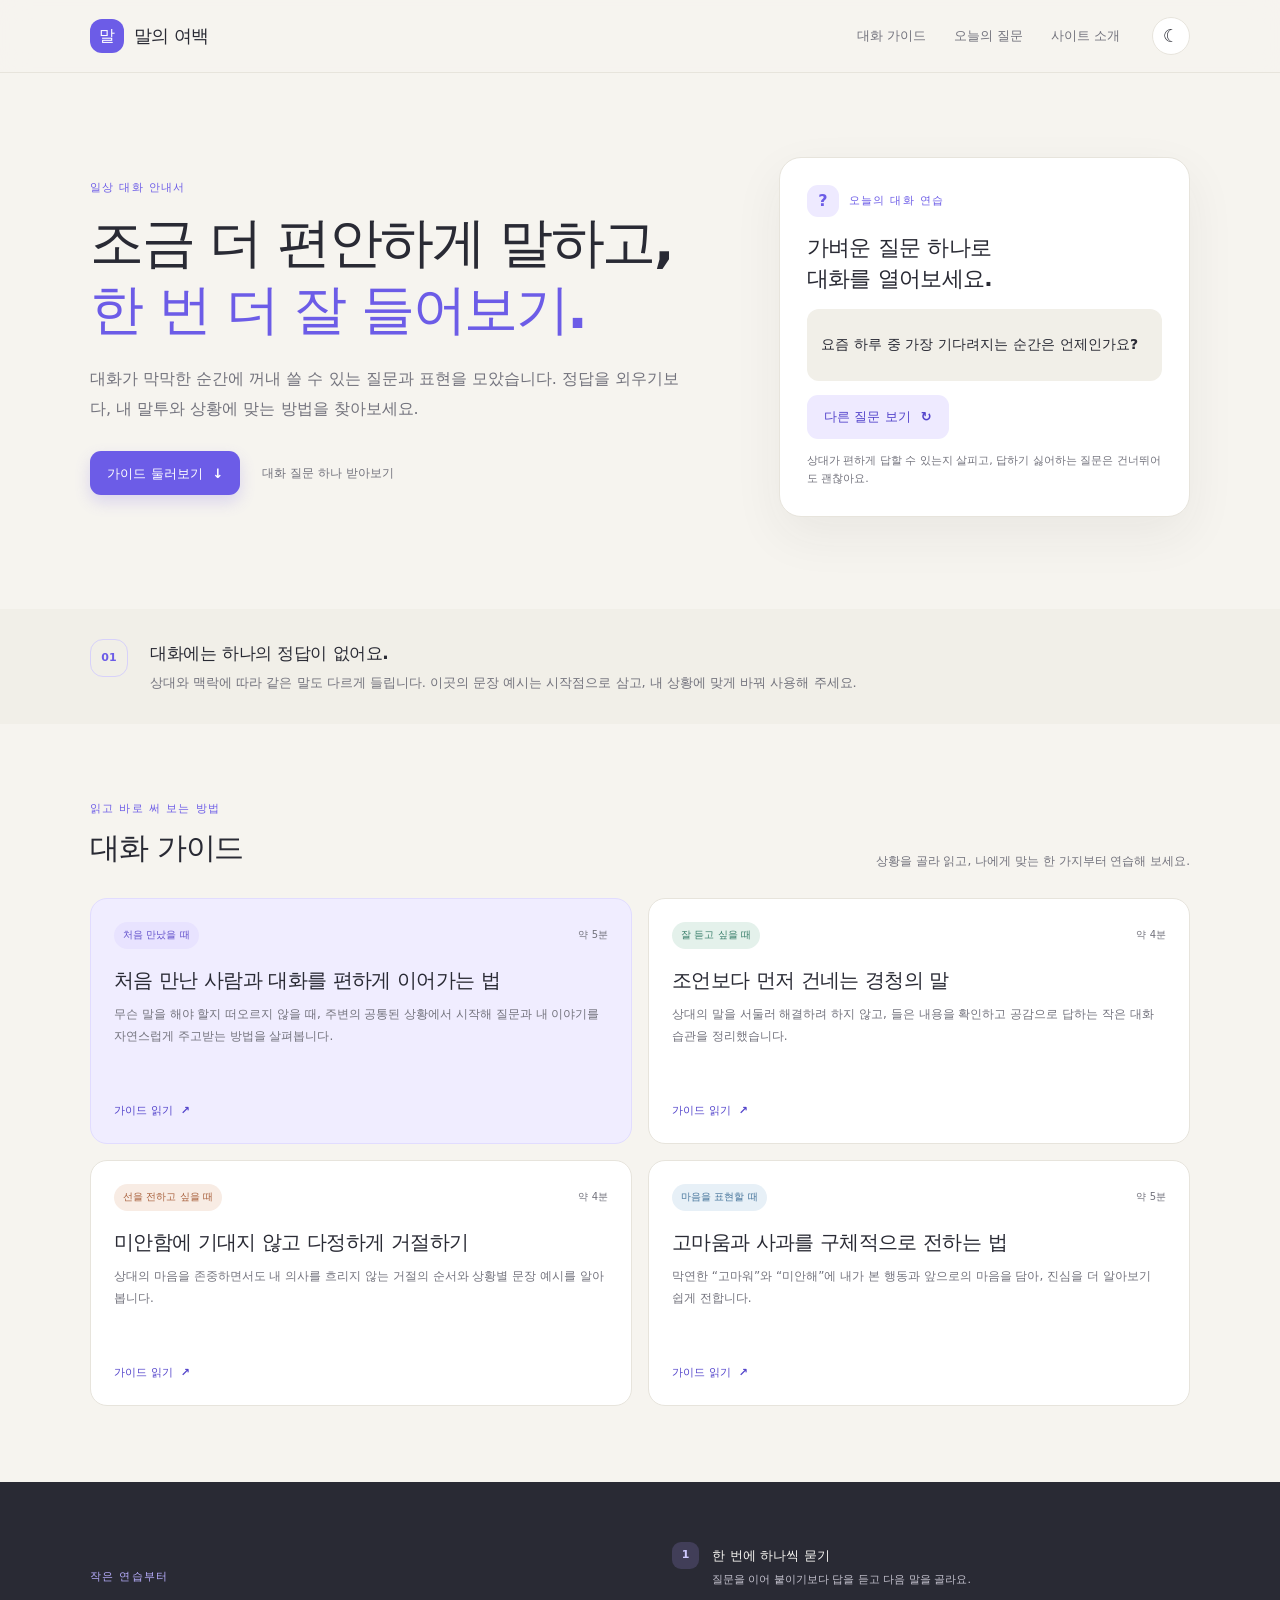
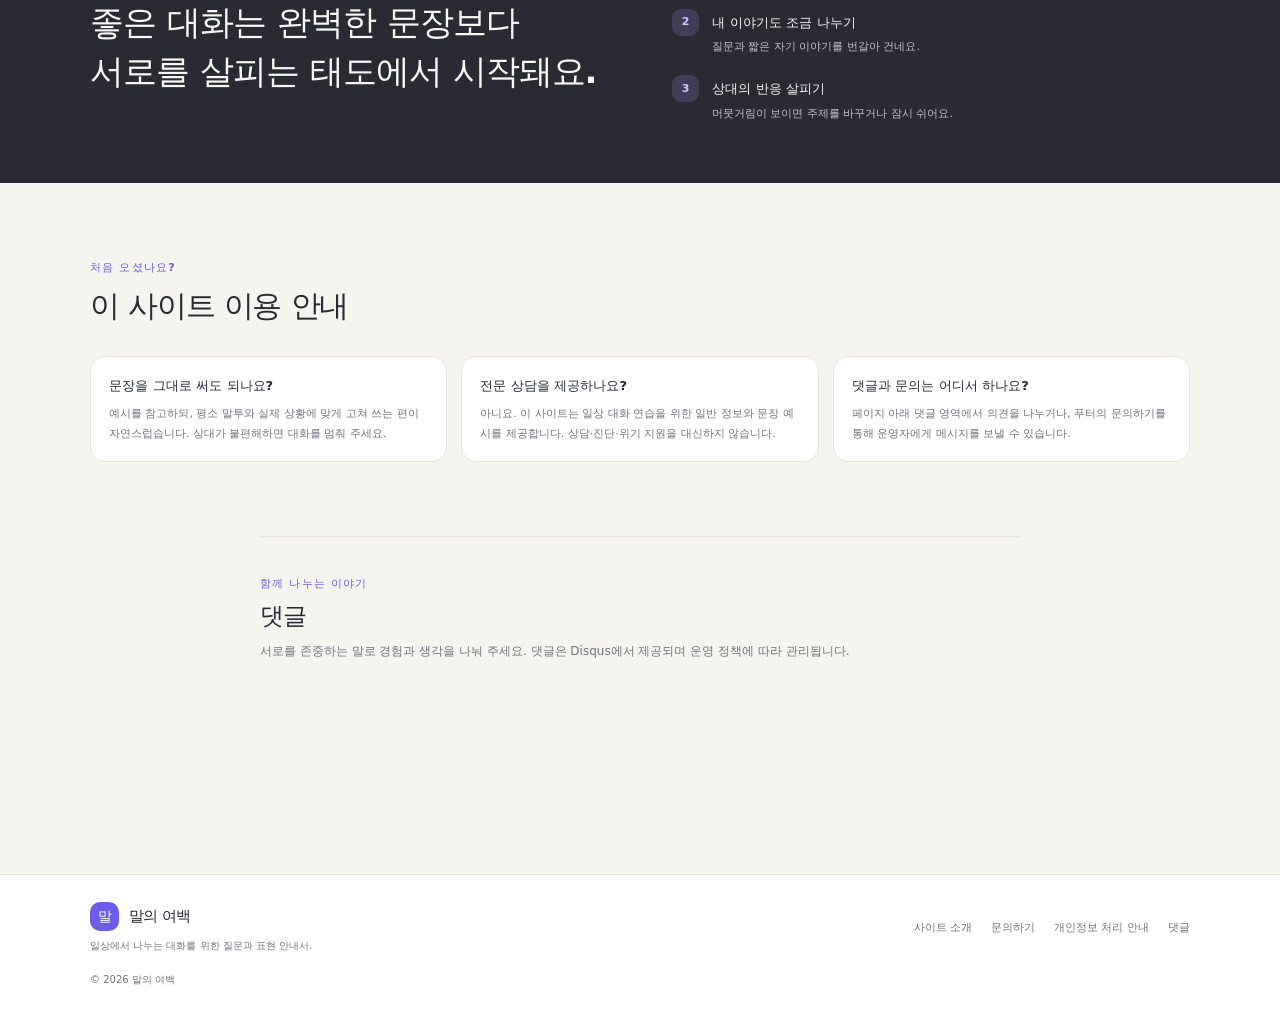
<file: index.html>
<!doctype html>
<html lang="ko">
<head>
  <meta charset="utf-8">
  <meta name="viewport" content="width=device-width, initial-scale=1">
  <meta name="theme-color" content="#f6f4ef">
  <meta name="google-adsense-account" content="ca-pub-2772480627797424">
  <meta name="description" content="처음 만난 사람과의 대화, 경청, 감사와 거절의 표현을 일상에서 써 볼 수 있는 예시와 함께 안내합니다.">
  <link rel="canonical" href="https://product-builder-lecture-69r.pages.dev/">
  <title>말의 여백 — 더 편안하게 말하고, 깊게 듣는 연습</title>
  <link rel="stylesheet" href="style.css">
  <script async src="https://pagead2.googlesyndication.com/pagead/js/adsbygoogle.js?client=ca-pub-2772480627797424" crossorigin="anonymous"></script>
  <script src="main.js" defer></script>
  <!-- Google tag (gtag.js) -->
  <script async src="https://www.googletagmanager.com/gtag/js?id=G-DPLNNSQ78H"></script>
  <script>
    window.dataLayer = window.dataLayer || [];
    function gtag(){dataLayer.push(arguments);}
    gtag('js', new Date());
    gtag('config', 'G-DPLNNSQ78H');
  </script>
</head>
<body>
  <a class="skip-link" href="#main">본문으로 건너뛰기</a>
  <header class="site-header">
    <div class="site-wrap header-inner">
      <a class="brand" href="index.html" aria-label="말의 여백 홈"><span class="brand-mark">말</span><span>말의 여백</span></a>
      <nav class="site-nav" aria-label="주요 메뉴">
        <a href="#guides">대화 가이드</a>
        <a href="#question-tool">오늘의 질문</a>
        <a href="about.html">사이트 소개</a>
      </nav>
      <button class="theme-toggle" id="theme-toggle" type="button" aria-label="다크 모드로 전환" title="다크 모드로 전환">☾</button>
    </div>
  </header>
  <main id="main">
    <section class="hero site-wrap">
      <div class="hero-copy">
        <p class="eyebrow">일상 대화 안내서</p>
        <h1>조금 더 편안하게 말하고,<br><em>한 번 더 잘 들어보기.</em></h1>
        <p class="hero-lede">대화가 막막한 순간에 꺼내 쓸 수 있는 질문과 표현을 모았습니다. 정답을 외우기보다, 내 말투와 상황에 맞는 방법을 찾아보세요.</p>
        <div class="hero-actions">
          <a class="button button-primary" href="#guides">가이드 둘러보기 <span aria-hidden="true">↓</span></a>
          <a class="text-link" href="#question-tool">대화 질문 하나 받아보기</a>
        </div>
      </div>
      <aside class="question-card" id="question-tool" aria-labelledby="question-heading">
        <div class="question-card-top"><span class="question-icon" aria-hidden="true">?</span><span class="eyebrow">오늘의 대화 연습</span></div>
        <h2 id="question-heading">가벼운 질문 하나로<br>대화를 열어보세요.</h2>
        <p class="question-prompt" id="question-prompt" aria-live="polite">요즘 하루 중 가장 기다려지는 순간은 언제인가요?</p>
        <button class="button button-soft" id="new-question" type="button">다른 질문 보기 <span aria-hidden="true">↻</span></button>
        <p class="question-note">상대가 편하게 답할 수 있는지 살피고, 답하기 싫어하는 질문은 건너뛰어도 괜찮아요.</p>
      </aside>
    </section>

    <section class="intro-strip">
      <div class="site-wrap intro-strip-inner">
        <span class="section-mark" aria-hidden="true">01</span>
        <div><h2>대화에는 하나의 정답이 없어요.</h2><p>상대와 맥락에 따라 같은 말도 다르게 들립니다. 이곳의 문장 예시는 시작점으로 삼고, 내 상황에 맞게 바꿔 사용해 주세요.</p></div>
      </div>
    </section>

    <section class="section site-wrap" id="guides">
      <div class="section-heading">
        <div><p class="eyebrow">읽고 바로 써 보는 방법</p><h2>대화 가이드</h2></div>
        <p>상황을 골라 읽고, 나에게 맞는 한 가지부터 연습해 보세요.</p>
      </div>
      <div class="guide-grid">
        <article class="guide-card guide-card-feature">
          <div class="card-meta"><span class="tag">처음 만났을 때</span><span>약 5분</span></div>
          <h3><a href="first-conversation.html">처음 만난 사람과 대화를 편하게 이어가는 법</a></h3>
          <p>무슨 말을 해야 할지 떠오르지 않을 때, 주변의 공통된 상황에서 시작해 질문과 내 이야기를 자연스럽게 주고받는 방법을 살펴봅니다.</p>
          <a class="card-link" href="first-conversation.html">가이드 읽기 <span aria-hidden="true">↗</span></a>
        </article>
        <article class="guide-card">
          <div class="card-meta"><span class="tag tag-green">잘 듣고 싶을 때</span><span>약 4분</span></div>
          <h3><a href="active-listening.html">조언보다 먼저 건네는 경청의 말</a></h3>
          <p>상대의 말을 서둘러 해결하려 하지 않고, 들은 내용을 확인하고 공감으로 답하는 작은 대화 습관을 정리했습니다.</p>
          <a class="card-link" href="active-listening.html">가이드 읽기 <span aria-hidden="true">↗</span></a>
        </article>
        <article class="guide-card">
          <div class="card-meta"><span class="tag tag-peach">선을 전하고 싶을 때</span><span>약 4분</span></div>
          <h3><a href="kind-boundaries.html">미안함에 기대지 않고 다정하게 거절하기</a></h3>
          <p>상대의 마음을 존중하면서도 내 의사를 흐리지 않는 거절의 순서와 상황별 문장 예시를 알아봅니다.</p>
          <a class="card-link" href="kind-boundaries.html">가이드 읽기 <span aria-hidden="true">↗</span></a>
        </article>
        <article class="guide-card">
          <div class="card-meta"><span class="tag tag-blue">마음을 표현할 때</span><span>약 5분</span></div>
          <h3><a href="thoughtful-messages.html">고마움과 사과를 구체적으로 전하는 법</a></h3>
          <p>막연한 “고마워”와 “미안해”에 내가 본 행동과 앞으로의 마음을 담아, 진심을 더 알아보기 쉽게 전합니다.</p>
          <a class="card-link" href="thoughtful-messages.html">가이드 읽기 <span aria-hidden="true">↗</span></a>
        </article>
      </div>
    </section>

    <section class="practice-band" id="practice">
      <div class="site-wrap practice-inner">
        <div><p class="eyebrow">작은 연습부터</p><h2>좋은 대화는 완벽한 문장보다<br>서로를 살피는 태도에서 시작돼요.</h2></div>
        <ol class="practice-steps">
          <li><span>1</span><div><strong>한 번에 하나씩 묻기</strong><p>질문을 이어 붙이기보다 답을 듣고 다음 말을 골라요.</p></div></li>
          <li><span>2</span><div><strong>내 이야기도 조금 나누기</strong><p>질문과 짧은 자기 이야기를 번갈아 건네요.</p></div></li>
          <li><span>3</span><div><strong>상대의 반응 살피기</strong><p>머뭇거림이 보이면 주제를 바꾸거나 잠시 쉬어요.</p></div></li>
        </ol>
      </div>
    </section>

    <section class="section site-wrap faq-section">
      <div class="section-heading"><div><p class="eyebrow">처음 오셨나요?</p><h2>이 사이트 이용 안내</h2></div></div>
      <div class="faq-grid">
        <article><h3>문장을 그대로 써도 되나요?</h3><p>예시를 참고하되, 평소 말투와 실제 상황에 맞게 고쳐 쓰는 편이 자연스럽습니다. 상대가 불편해하면 대화를 멈춰 주세요.</p></article>
        <article><h3>전문 상담을 제공하나요?</h3><p>아니요. 이 사이트는 일상 대화 연습을 위한 일반 정보와 문장 예시를 제공합니다. 상담·진단·위기 지원을 대신하지 않습니다.</p></article>
        <article><h3>댓글과 문의는 어디서 하나요?</h3><p>페이지 아래 댓글 영역에서 의견을 나누거나, 푸터의 문의하기를 통해 운영자에게 메시지를 보낼 수 있습니다.</p></article>
      </div>
    </section>

    <section class="comments-section site-wrap" id="comments" aria-labelledby="comments-title">
      <div class="comments-heading"><p class="eyebrow">함께 나누는 이야기</p><h2 id="comments-title">댓글</h2><p>서로를 존중하는 말로 경험과 생각을 나눠 주세요. 댓글은 Disqus에서 제공되며 운영 정책에 따라 관리됩니다.</p></div>
      <div id="disqus_thread"></div>
      <noscript>댓글을 보려면 JavaScript를 활성화해 주세요. <a href="https://disqus.com/?ref_noscript">Disqus 댓글</a></noscript>
    </section>
  </main>
  <footer class="site-footer">
    <div class="site-wrap footer-inner">
      <div><a class="brand footer-brand" href="index.html"><span class="brand-mark">말</span><span>말의 여백</span></a><p>일상에서 나누는 대화를 위한 질문과 표현 안내서.</p></div>
      <nav class="footer-nav" aria-label="사이트 정보"><a href="about.html">사이트 소개</a><a href="contact.html">문의하기</a><a href="privacy.html">개인정보 처리 안내</a><a href="#comments">댓글</a></nav>
      <small>© 2026 말의 여백</small>
    </div>
  </footer>
  <script>
    var disqus_config = function () {
      this.page.url = 'https://product-builder-lecture-69r.pages.dev/';
      this.page.identifier = 'product-builder-lecture-home';
    };
    (function () {
      var d = document, s = d.createElement('script');
      s.src = 'https://productbuilder-fve48pzvuz.disqus.com/embed.js';
      s.setAttribute('data-timestamp', +new Date());
      (d.head || d.body).appendChild(s);
    })();
  </script>
</body>
</html>
</file>
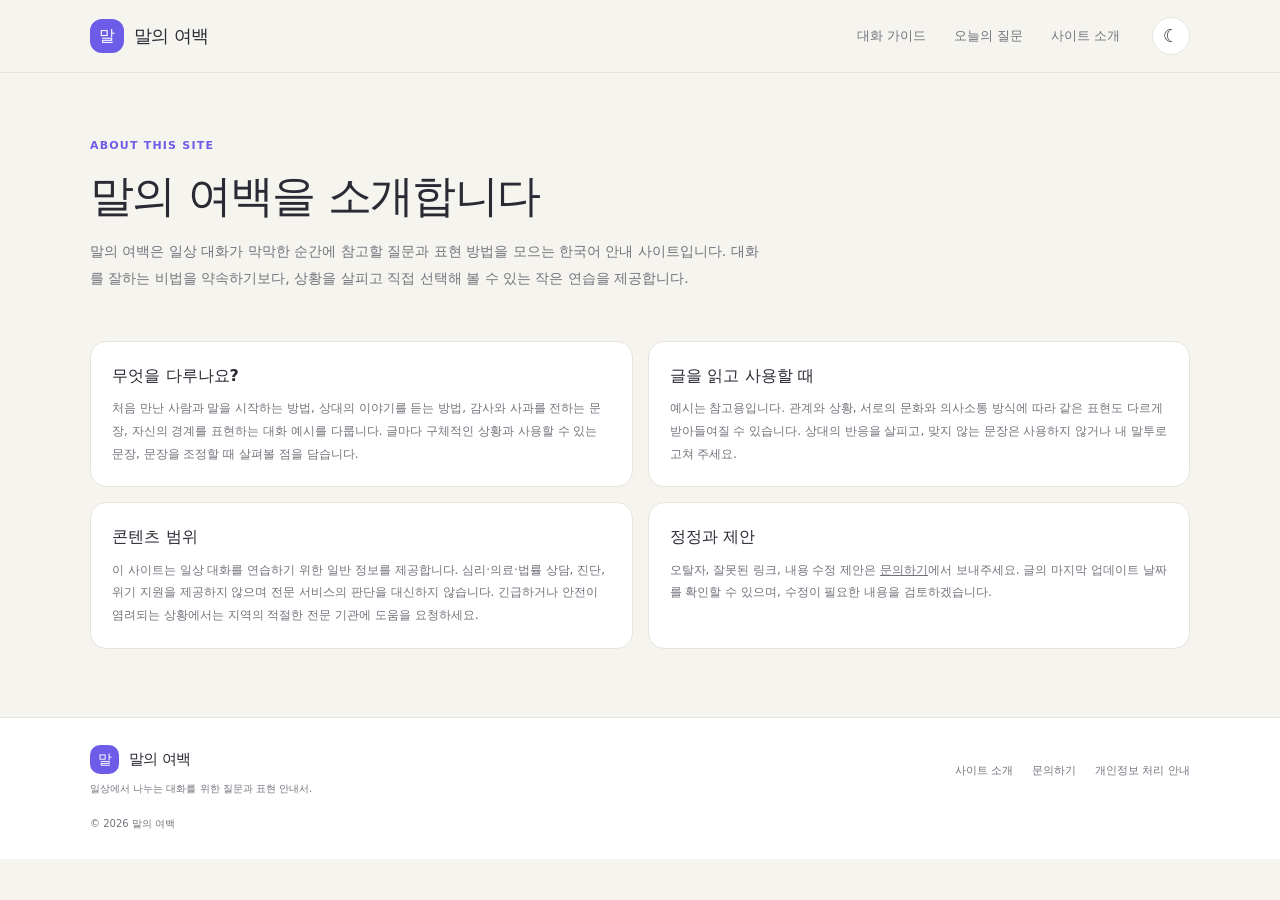
<file: about.html>
<!doctype html>
<html lang="ko">
<head>
  <meta charset="utf-8"><meta name="viewport" content="width=device-width, initial-scale=1">
  <meta name="theme-color" content="#f6f4ef"><meta name="google-adsense-account" content="ca-pub-2772480627797424">
  <meta name="description" content="말의 여백이 다루는 주제, 글의 범위와 편집 원칙을 안내합니다.">
  <link rel="canonical" href="https://product-builder-lecture-69r.pages.dev/about.html">
  <title>사이트 소개 — 말의 여백</title><link rel="stylesheet" href="style.css">
  <script src="main.js" defer></script>
  <!-- Google tag (gtag.js) -->
  <script async src="https://www.googletagmanager.com/gtag/js?id=G-DPLNNSQ78H"></script>
  <script>
    window.dataLayer = window.dataLayer || [];
    function gtag(){dataLayer.push(arguments);}
    gtag('js', new Date());
    gtag('config', 'G-DPLNNSQ78H');
  </script>
</head>
<body><a class="skip-link" href="#main">본문으로 건너뛰기</a>
  <header class="site-header"><div class="site-wrap header-inner"><a class="brand" href="index.html"><span class="brand-mark">말</span><span>말의 여백</span></a><nav class="site-nav" aria-label="주요 메뉴"><a href="index.html#guides">대화 가이드</a><a href="index.html#question-tool">오늘의 질문</a><a href="about.html" aria-current="page">사이트 소개</a></nav><button class="theme-toggle" id="theme-toggle" type="button" aria-label="다크 모드로 전환">☾</button></div></header>
  <main id="main" class="site-wrap">
    <div class="page-intro"><p class="eyebrow">ABOUT THIS SITE</p><h1>말의 여백을 소개합니다</h1><p>말의 여백은 일상 대화가 막막한 순간에 참고할 질문과 표현 방법을 모으는 한국어 안내 사이트입니다. 대화를 잘하는 비법을 약속하기보다, 상황을 살피고 직접 선택해 볼 수 있는 작은 연습을 제공합니다.</p></div>
    <div class="info-grid">
      <section class="info-card"><h2>무엇을 다루나요?</h2><p>처음 만난 사람과 말을 시작하는 방법, 상대의 이야기를 듣는 방법, 감사와 사과를 전하는 문장, 자신의 경계를 표현하는 대화 예시를 다룹니다. 글마다 구체적인 상황과 사용할 수 있는 문장, 문장을 조정할 때 살펴볼 점을 담습니다.</p></section>
      <section class="info-card"><h2>글을 읽고 사용할 때</h2><p>예시는 참고용입니다. 관계와 상황, 서로의 문화와 의사소통 방식에 따라 같은 표현도 다르게 받아들여질 수 있습니다. 상대의 반응을 살피고, 맞지 않는 문장은 사용하지 않거나 내 말투로 고쳐 주세요.</p></section>
      <section class="info-card"><h2>콘텐츠 범위</h2><p>이 사이트는 일상 대화를 연습하기 위한 일반 정보를 제공합니다. 심리·의료·법률 상담, 진단, 위기 지원을 제공하지 않으며 전문 서비스의 판단을 대신하지 않습니다. 긴급하거나 안전이 염려되는 상황에서는 지역의 적절한 전문 기관에 도움을 요청하세요.</p></section>
      <section class="info-card"><h2>정정과 제안</h2><p>오탈자, 잘못된 링크, 내용 수정 제안은 <a href="contact.html">문의하기</a>에서 보내주세요. 글의 마지막 업데이트 날짜를 확인할 수 있으며, 수정이 필요한 내용을 검토하겠습니다.</p></section>
    </div>
  </main>
  <footer class="site-footer"><div class="site-wrap footer-inner"><div><a class="brand footer-brand" href="index.html"><span class="brand-mark">말</span><span>말의 여백</span></a><p>일상에서 나누는 대화를 위한 질문과 표현 안내서.</p></div><nav class="footer-nav" aria-label="사이트 정보"><a href="about.html">사이트 소개</a><a href="contact.html">문의하기</a><a href="privacy.html">개인정보 처리 안내</a></nav><small>© 2026 말의 여백</small></div></footer>
</body></html>
</file>
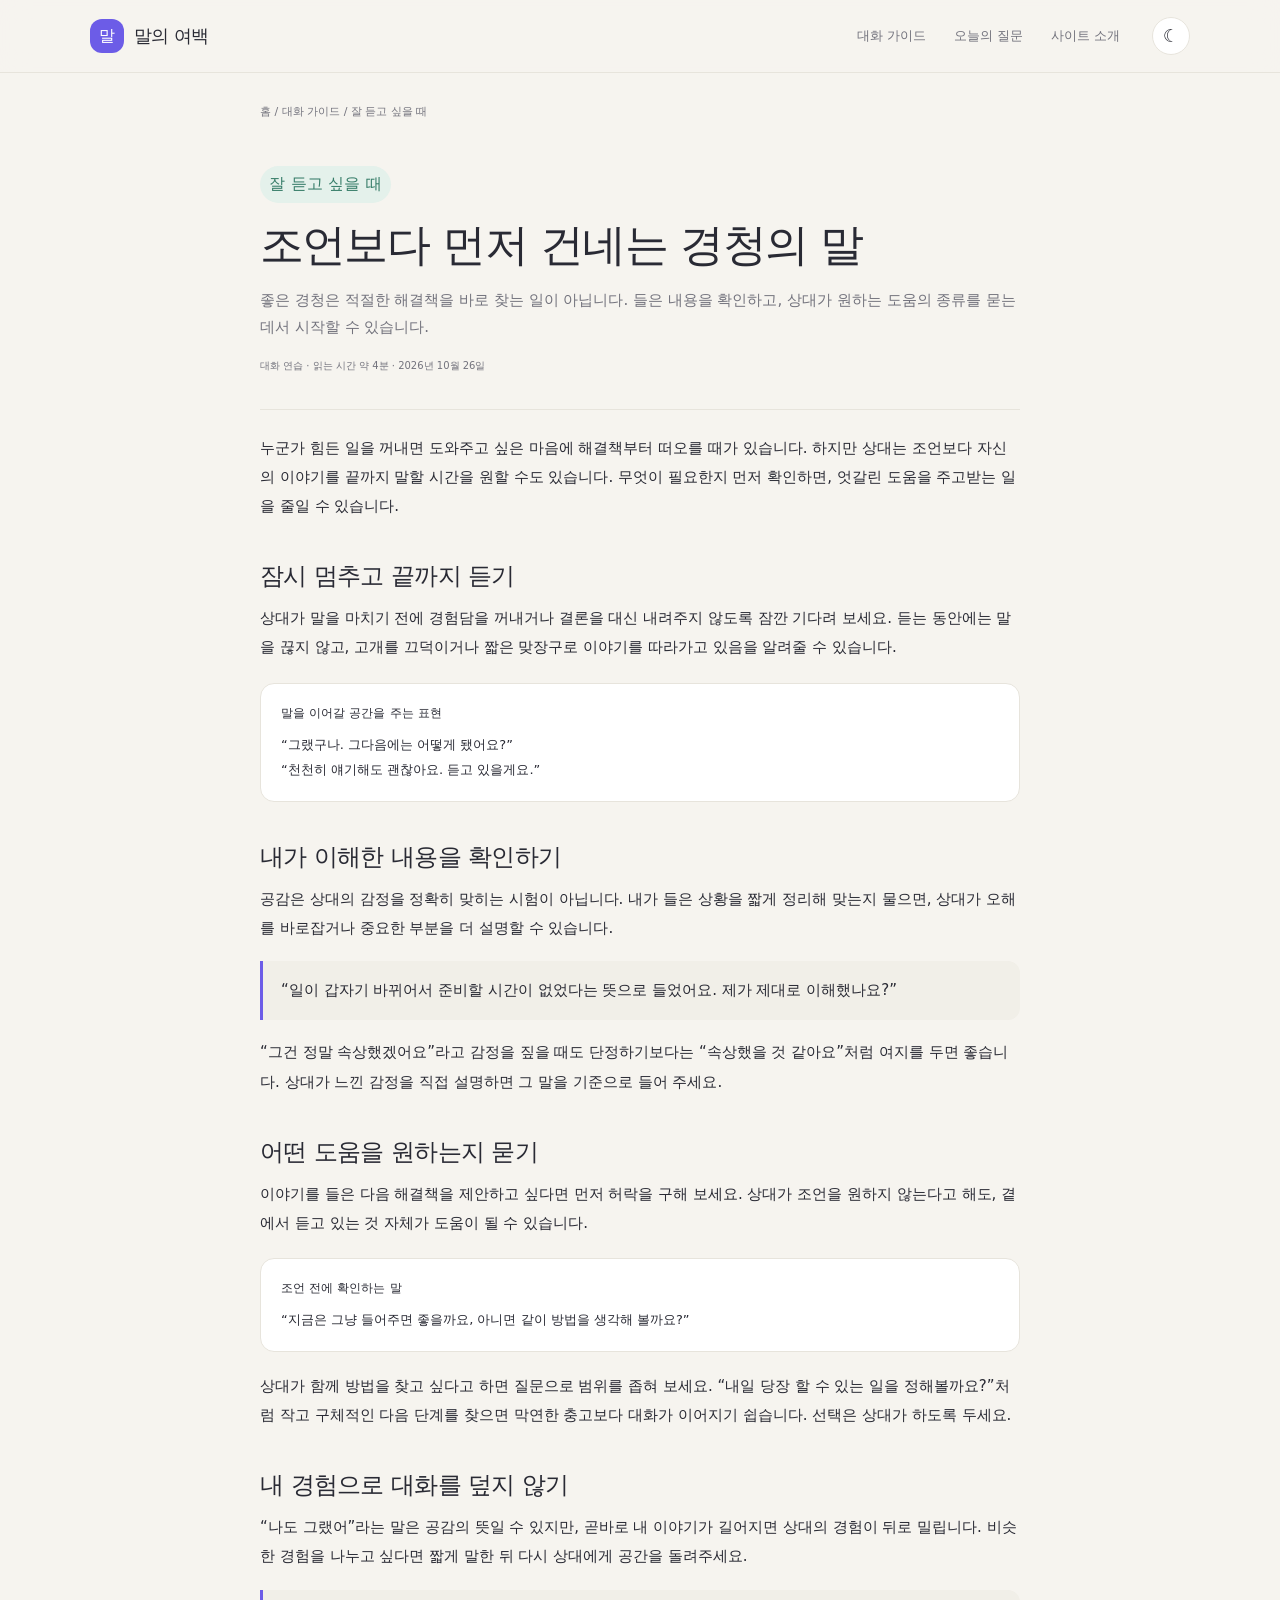
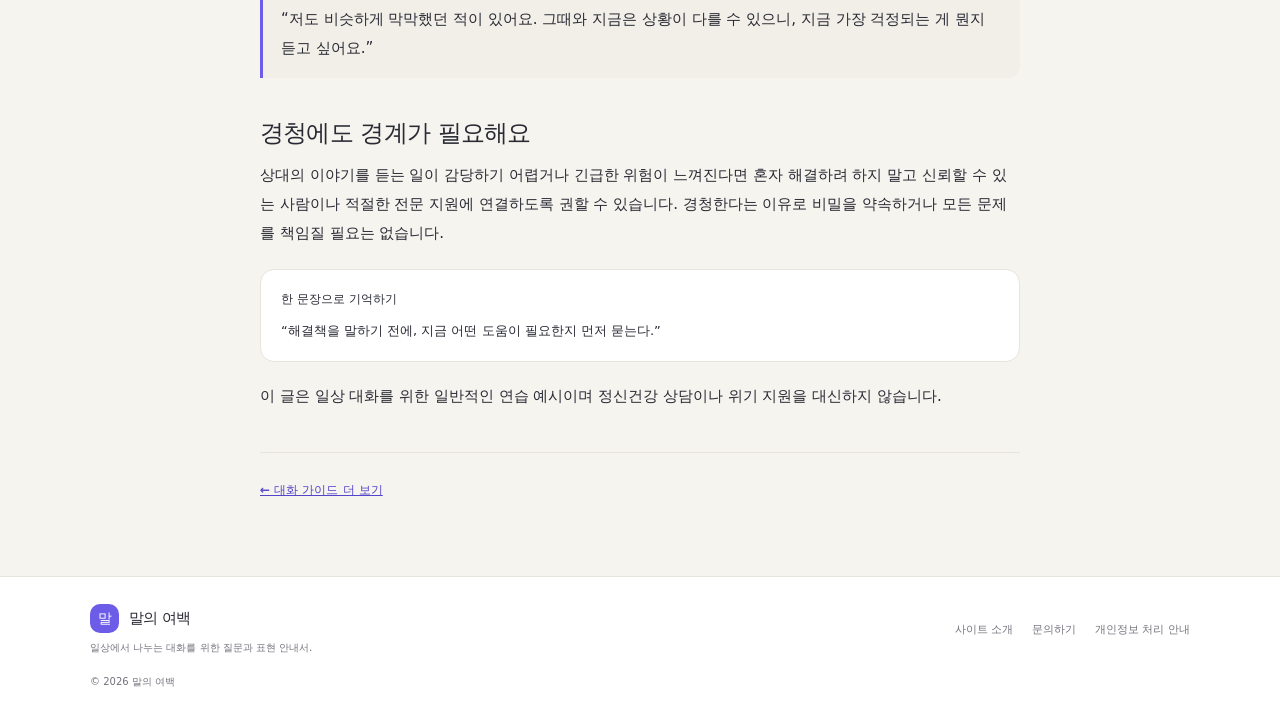
<file: active-listening.html>
<!doctype html>
<html lang="ko">
<head>
  <meta charset="utf-8"><meta name="viewport" content="width=device-width, initial-scale=1">
  <meta name="theme-color" content="#f6f4ef"><meta name="google-adsense-account" content="ca-pub-2772480627797424">
  <meta name="description" content="상대의 이야기를 잘 듣고 싶을 때 바로 쓸 수 있는 확인 질문, 공감 표현, 조언을 건네기 전의 대화 방법을 소개합니다.">
  <link rel="canonical" href="https://product-builder-lecture-69r.pages.dev/active-listening.html">
  <title>조언보다 먼저 건네는 경청의 말 — 말의 여백</title>
  <link rel="stylesheet" href="style.css">
  <script async src="https://pagead2.googlesyndication.com/pagead/js/adsbygoogle.js?client=ca-pub-2772480627797424" crossorigin="anonymous"></script><script src="main.js" defer></script>
  <!-- Google tag (gtag.js) -->
  <script async src="https://www.googletagmanager.com/gtag/js?id=G-DPLNNSQ78H"></script>
  <script>
    window.dataLayer = window.dataLayer || [];
    function gtag(){dataLayer.push(arguments);}
    gtag('js', new Date());
    gtag('config', 'G-DPLNNSQ78H');
  </script>
</head>
<body><a class="skip-link" href="#main">본문으로 건너뛰기</a>
  <header class="site-header"><div class="site-wrap header-inner"><a class="brand" href="index.html"><span class="brand-mark">말</span><span>말의 여백</span></a><nav class="site-nav" aria-label="주요 메뉴"><a href="index.html#guides">대화 가이드</a><a href="index.html#question-tool">오늘의 질문</a><a href="about.html">사이트 소개</a></nav><button class="theme-toggle" id="theme-toggle" type="button" aria-label="다크 모드로 전환">☾</button></div></header>
  <main id="main" class="article-shell">
    <nav class="breadcrumbs" aria-label="현재 위치"><a href="index.html">홈</a> / <a href="index.html#guides">대화 가이드</a> / 잘 듣고 싶을 때</nav>
    <header class="article-header"><span class="tag tag-green">잘 듣고 싶을 때</span><h1>조언보다 먼저 건네는 경청의 말</h1><p class="article-deck">좋은 경청은 적절한 해결책을 바로 찾는 일이 아닙니다. 들은 내용을 확인하고, 상대가 원하는 도움의 종류를 묻는 데서 시작할 수 있습니다.</p><p class="article-meta">대화 연습 · 읽는 시간 약 4분 · 2026년 10월 26일</p></header>
    <article class="article-content">
      <p>누군가 힘든 일을 꺼내면 도와주고 싶은 마음에 해결책부터 떠오를 때가 있습니다. 하지만 상대는 조언보다 자신의 이야기를 끝까지 말할 시간을 원할 수도 있습니다. 무엇이 필요한지 먼저 확인하면, 엇갈린 도움을 주고받는 일을 줄일 수 있습니다.</p>
      <h2>잠시 멈추고 끝까지 듣기</h2>
      <p>상대가 말을 마치기 전에 경험담을 꺼내거나 결론을 대신 내려주지 않도록 잠깐 기다려 보세요. 듣는 동안에는 말을 끊지 않고, 고개를 끄덕이거나 짧은 맞장구로 이야기를 따라가고 있음을 알려줄 수 있습니다.</p>
      <div class="example-card"><strong>말을 이어갈 공간을 주는 표현</strong><p>“그랬구나. 그다음에는 어떻게 됐어요?”<br>“천천히 얘기해도 괜찮아요. 듣고 있을게요.”</p></div>
      <h2>내가 이해한 내용을 확인하기</h2>
      <p>공감은 상대의 감정을 정확히 맞히는 시험이 아닙니다. 내가 들은 상황을 짧게 정리해 맞는지 물으면, 상대가 오해를 바로잡거나 중요한 부분을 더 설명할 수 있습니다.</p>
      <blockquote>“일이 갑자기 바뀌어서 준비할 시간이 없었다는 뜻으로 들었어요. 제가 제대로 이해했나요?”</blockquote>
      <p>“그건 정말 속상했겠어요”라고 감정을 짚을 때도 단정하기보다는 “속상했을 것 같아요”처럼 여지를 두면 좋습니다. 상대가 느낀 감정을 직접 설명하면 그 말을 기준으로 들어 주세요.</p>
      <h2>어떤 도움을 원하는지 묻기</h2>
      <p>이야기를 들은 다음 해결책을 제안하고 싶다면 먼저 허락을 구해 보세요. 상대가 조언을 원하지 않는다고 해도, 곁에서 듣고 있는 것 자체가 도움이 될 수 있습니다.</p>
      <div class="example-card"><strong>조언 전에 확인하는 말</strong><p>“지금은 그냥 들어주면 좋을까요, 아니면 같이 방법을 생각해 볼까요?”</p></div>
      <p>상대가 함께 방법을 찾고 싶다고 하면 질문으로 범위를 좁혀 보세요. “내일 당장 할 수 있는 일을 정해볼까요?”처럼 작고 구체적인 다음 단계를 찾으면 막연한 충고보다 대화가 이어지기 쉽습니다. 선택은 상대가 하도록 두세요.</p>
      <h2>내 경험으로 대화를 덮지 않기</h2>
      <p>“나도 그랬어”라는 말은 공감의 뜻일 수 있지만, 곧바로 내 이야기가 길어지면 상대의 경험이 뒤로 밀립니다. 비슷한 경험을 나누고 싶다면 짧게 말한 뒤 다시 상대에게 공간을 돌려주세요.</p>
      <blockquote>“저도 비슷하게 막막했던 적이 있어요. 그때와 지금은 상황이 다를 수 있으니, 지금 가장 걱정되는 게 뭔지 듣고 싶어요.”</blockquote>
      <h2>경청에도 경계가 필요해요</h2>
      <p>상대의 이야기를 듣는 일이 감당하기 어렵거나 긴급한 위험이 느껴진다면 혼자 해결하려 하지 말고 신뢰할 수 있는 사람이나 적절한 전문 지원에 연결하도록 권할 수 있습니다. 경청한다는 이유로 비밀을 약속하거나 모든 문제를 책임질 필요는 없습니다.</p>
      <div class="note-card"><strong>한 문장으로 기억하기</strong><p>“해결책을 말하기 전에, 지금 어떤 도움이 필요한지 먼저 묻는다.”</p></div>
      <p>이 글은 일상 대화를 위한 일반적인 연습 예시이며 정신건강 상담이나 위기 지원을 대신하지 않습니다.</p>
      <div class="article-end"><a href="index.html#guides">← 대화 가이드 더 보기</a></div>
    </article>
  </main>
  <footer class="site-footer"><div class="site-wrap footer-inner"><div><a class="brand footer-brand" href="index.html"><span class="brand-mark">말</span><span>말의 여백</span></a><p>일상에서 나누는 대화를 위한 질문과 표현 안내서.</p></div><nav class="footer-nav" aria-label="사이트 정보"><a href="about.html">사이트 소개</a><a href="contact.html">문의하기</a><a href="privacy.html">개인정보 처리 안내</a></nav><small>© 2026 말의 여백</small></div></footer>
</body></html>
</file>
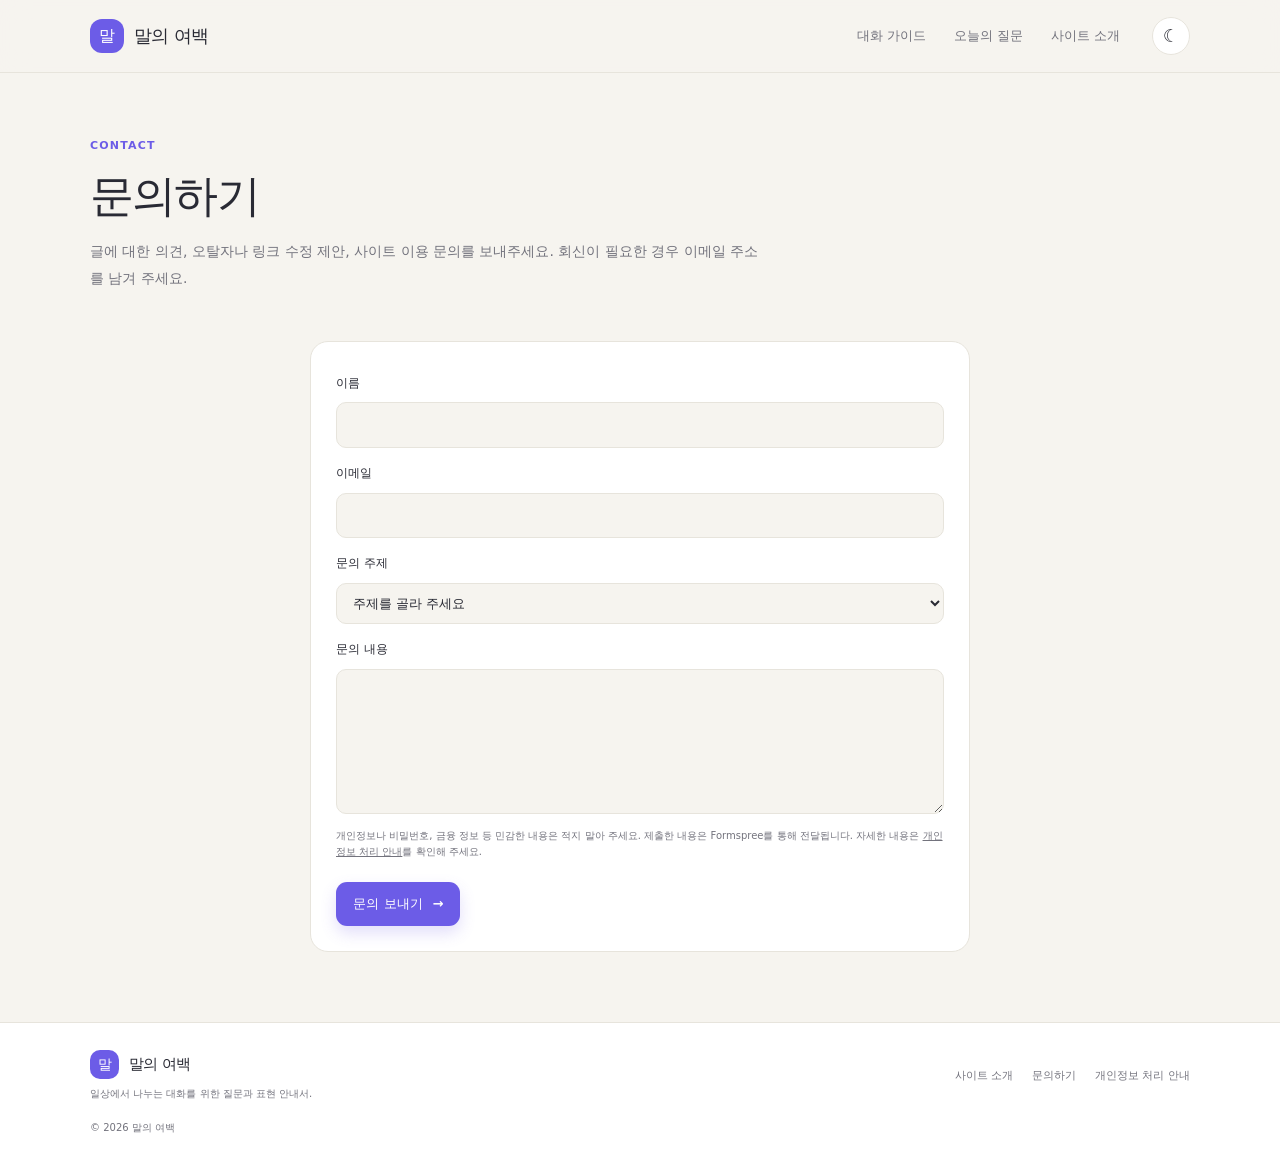
<file: contact.html>
<!doctype html>
<html lang="ko">
<head>
  <meta charset="utf-8"><meta name="viewport" content="width=device-width, initial-scale=1">
  <meta name="theme-color" content="#f6f4ef"><meta name="google-adsense-account" content="ca-pub-2772480627797424">
  <meta name="description" content="말의 여백의 글과 사이트 이용에 관한 의견이나 정정 제안을 보내주세요.">
  <link rel="canonical" href="https://product-builder-lecture-69r.pages.dev/contact.html">
  <title>문의하기 — 말의 여백</title><link rel="stylesheet" href="style.css">
  <script src="main.js" defer></script>
  <!-- Google tag (gtag.js) -->
  <script async src="https://www.googletagmanager.com/gtag/js?id=G-DPLNNSQ78H"></script>
  <script>
    window.dataLayer = window.dataLayer || [];
    function gtag(){dataLayer.push(arguments);}
    gtag('js', new Date());
    gtag('config', 'G-DPLNNSQ78H');
  </script>
</head>
<body><a class="skip-link" href="#main">본문으로 건너뛰기</a>
  <header class="site-header"><div class="site-wrap header-inner"><a class="brand" href="index.html"><span class="brand-mark">말</span><span>말의 여백</span></a><nav class="site-nav" aria-label="주요 메뉴"><a href="index.html#guides">대화 가이드</a><a href="index.html#question-tool">오늘의 질문</a><a href="about.html">사이트 소개</a></nav><button class="theme-toggle" id="theme-toggle" type="button" aria-label="다크 모드로 전환">☾</button></div></header>
  <main id="main">
    <div class="site-wrap page-intro"><p class="eyebrow">CONTACT</p><h1>문의하기</h1><p>글에 대한 의견, 오탈자나 링크 수정 제안, 사이트 이용 문의를 보내주세요. 회신이 필요한 경우 이메일 주소를 남겨 주세요.</p></div>
    <section class="contact-shell" aria-label="문의 양식">
      <form class="contact-form" action="https://formspree.io/f/mzeeezrb" method="POST" target="_blank">
        <input type="hidden" name="_subject" value="[말의 여백] 사이트 문의">
        <label for="contact-name">이름</label><input id="contact-name" name="name" type="text" autocomplete="name" maxlength="80" required>
        <label for="contact-email">이메일</label><input id="contact-email" name="email" type="email" autocomplete="email" maxlength="254" required>
        <label for="contact-topic">문의 주제</label><select id="contact-topic" name="topic" required><option value="" selected disabled>주제를 골라 주세요</option><option>글 내용 또는 정정 제안</option><option>사이트 이용 문의</option><option>제휴 제안</option><option>기타</option></select>
        <label for="contact-message">문의 내용</label><textarea id="contact-message" name="message" maxlength="3000" required></textarea>
        <p class="form-note">개인정보나 비밀번호, 금융 정보 등 민감한 내용은 적지 말아 주세요. 제출한 내용은 Formspree를 통해 전달됩니다. 자세한 내용은 <a href="privacy.html">개인정보 처리 안내</a>를 확인해 주세요.</p>
        <button class="button button-primary form-submit" type="submit">문의 보내기 <span aria-hidden="true">→</span></button>
      </form>
    </section>
  </main>
  <footer class="site-footer"><div class="site-wrap footer-inner"><div><a class="brand footer-brand" href="index.html"><span class="brand-mark">말</span><span>말의 여백</span></a><p>일상에서 나누는 대화를 위한 질문과 표현 안내서.</p></div><nav class="footer-nav" aria-label="사이트 정보"><a href="about.html">사이트 소개</a><a href="contact.html">문의하기</a><a href="privacy.html">개인정보 처리 안내</a></nav><small>© 2026 말의 여백</small></div></footer>
</body></html>
</file>
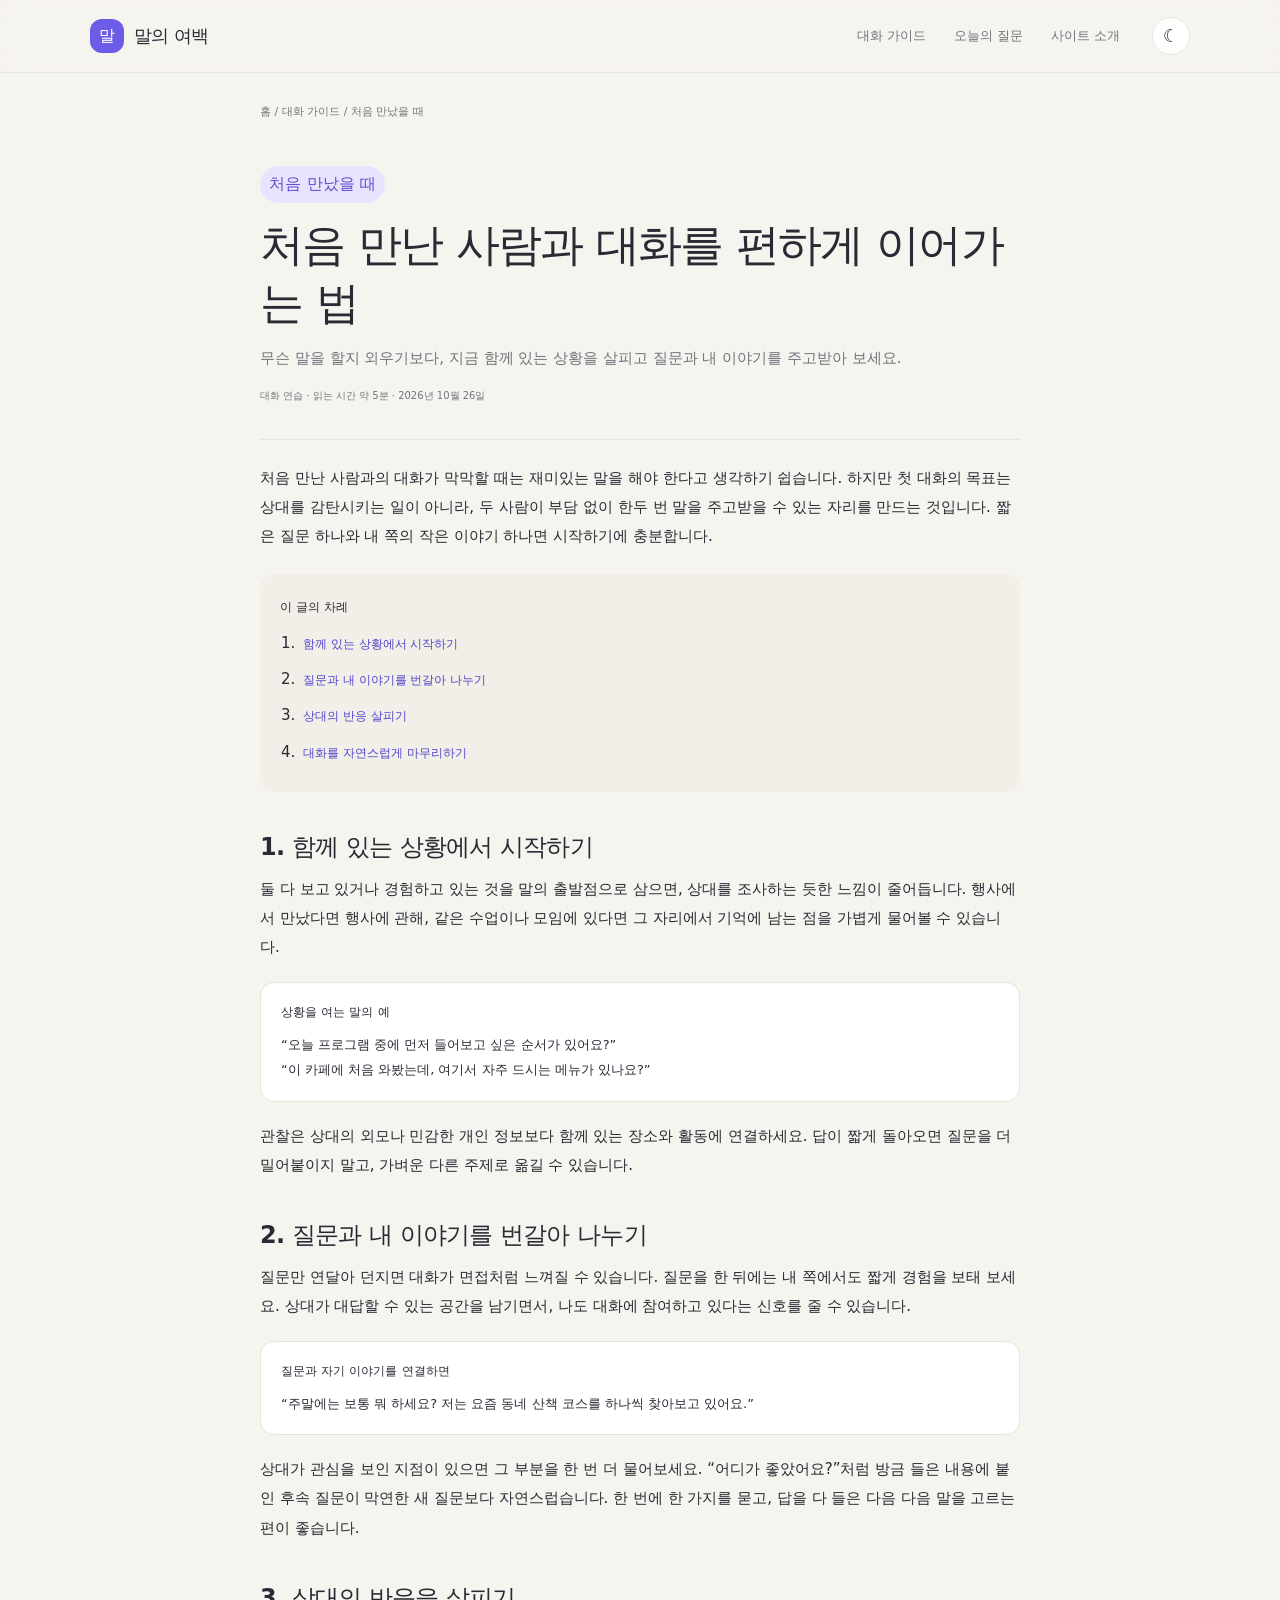
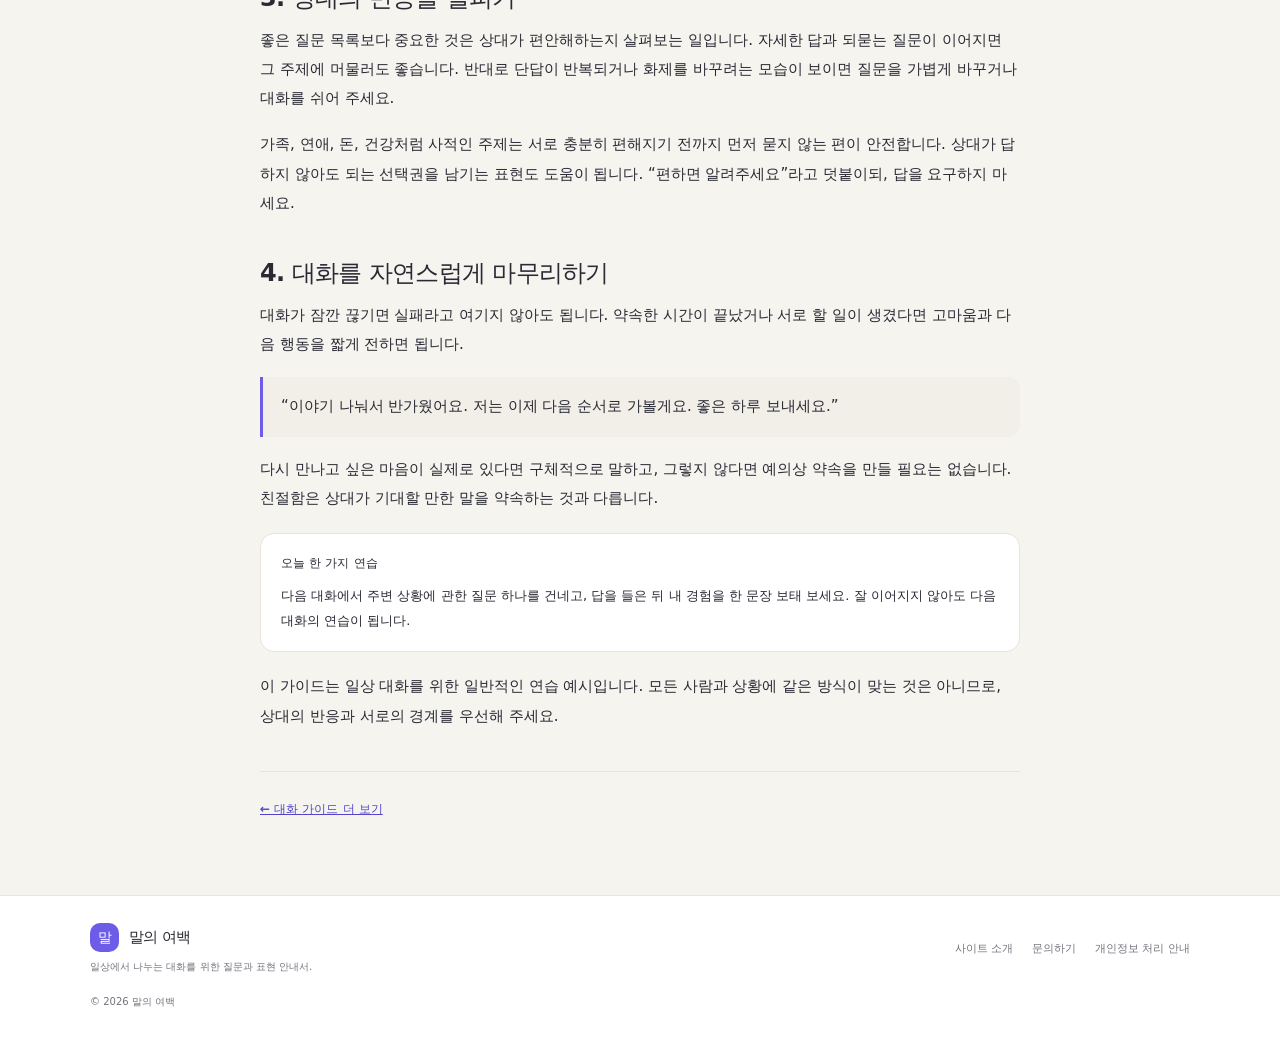
<file: first-conversation.html>
<!doctype html>
<html lang="ko">
<head>
  <meta charset="utf-8">
  <meta name="viewport" content="width=device-width, initial-scale=1">
  <meta name="theme-color" content="#f6f4ef">
  <meta name="google-adsense-account" content="ca-pub-2772480627797424">
  <meta name="description" content="처음 만난 사람과 어색함을 덜고 대화를 이어가는 방법을 상황별 질문, 자기 이야기, 자연스러운 마무리 예시로 안내합니다.">
  <link rel="canonical" href="https://product-builder-lecture-69r.pages.dev/first-conversation.html">
  <title>처음 만난 사람과 대화를 편하게 이어가는 법 — 말의 여백</title>
  <link rel="stylesheet" href="style.css">
  <script async src="https://pagead2.googlesyndication.com/pagead/js/adsbygoogle.js?client=ca-pub-2772480627797424" crossorigin="anonymous"></script>
  <script src="main.js" defer></script>
  <!-- Google tag (gtag.js) -->
  <script async src="https://www.googletagmanager.com/gtag/js?id=G-DPLNNSQ78H"></script>
  <script>
    window.dataLayer = window.dataLayer || [];
    function gtag(){dataLayer.push(arguments);}
    gtag('js', new Date());
    gtag('config', 'G-DPLNNSQ78H');
  </script>
</head>
<body>
  <a class="skip-link" href="#main">본문으로 건너뛰기</a>
  <header class="site-header"><div class="site-wrap header-inner">
    <a class="brand" href="index.html"><span class="brand-mark">말</span><span>말의 여백</span></a>
    <nav class="site-nav" aria-label="주요 메뉴"><a href="index.html#guides">대화 가이드</a><a href="index.html#question-tool">오늘의 질문</a><a href="about.html">사이트 소개</a></nav>
    <button class="theme-toggle" id="theme-toggle" type="button" aria-label="다크 모드로 전환" title="다크 모드로 전환">☾</button>
  </div></header>
  <main id="main" class="article-shell">
    <nav class="breadcrumbs" aria-label="현재 위치"><a href="index.html">홈</a> / <a href="index.html#guides">대화 가이드</a> / 처음 만났을 때</nav>
    <header class="article-header">
      <span class="tag">처음 만났을 때</span>
      <h1>처음 만난 사람과 대화를 편하게 이어가는 법</h1>
      <p class="article-deck">무슨 말을 할지 외우기보다, 지금 함께 있는 상황을 살피고 질문과 내 이야기를 주고받아 보세요.</p>
      <p class="article-meta">대화 연습 · 읽는 시간 약 5분 · 2026년 10월 26일</p>
    </header>
    <article class="article-content">
      <p>처음 만난 사람과의 대화가 막막할 때는 재미있는 말을 해야 한다고 생각하기 쉽습니다. 하지만 첫 대화의 목표는 상대를 감탄시키는 일이 아니라, 두 사람이 부담 없이 한두 번 말을 주고받을 수 있는 자리를 만드는 것입니다. 짧은 질문 하나와 내 쪽의 작은 이야기 하나면 시작하기에 충분합니다.</p>
      <nav class="article-toc" aria-label="이 글의 차례"><strong>이 글의 차례</strong><ol><li><a href="#start">함께 있는 상황에서 시작하기</a></li><li><a href="#exchange">질문과 내 이야기를 번갈아 나누기</a></li><li><a href="#signals">상대의 반응 살피기</a></li><li><a href="#close">대화를 자연스럽게 마무리하기</a></li></ol></nav>
      <h2 id="start">1. 함께 있는 상황에서 시작하기</h2>
      <p>둘 다 보고 있거나 경험하고 있는 것을 말의 출발점으로 삼으면, 상대를 조사하는 듯한 느낌이 줄어듭니다. 행사에서 만났다면 행사에 관해, 같은 수업이나 모임에 있다면 그 자리에서 기억에 남는 점을 가볍게 물어볼 수 있습니다.</p>
      <div class="example-card"><strong>상황을 여는 말의 예</strong><p>“오늘 프로그램 중에 먼저 들어보고 싶은 순서가 있어요?”<br>“이 카페에 처음 와봤는데, 여기서 자주 드시는 메뉴가 있나요?”</p></div>
      <p>관찰은 상대의 외모나 민감한 개인 정보보다 함께 있는 장소와 활동에 연결하세요. 답이 짧게 돌아오면 질문을 더 밀어붙이지 말고, 가벼운 다른 주제로 옮길 수 있습니다.</p>
      <h2 id="exchange">2. 질문과 내 이야기를 번갈아 나누기</h2>
      <p>질문만 연달아 던지면 대화가 면접처럼 느껴질 수 있습니다. 질문을 한 뒤에는 내 쪽에서도 짧게 경험을 보태 보세요. 상대가 대답할 수 있는 공간을 남기면서, 나도 대화에 참여하고 있다는 신호를 줄 수 있습니다.</p>
      <div class="example-card"><strong>질문과 자기 이야기를 연결하면</strong><p>“주말에는 보통 뭐 하세요? 저는 요즘 동네 산책 코스를 하나씩 찾아보고 있어요.”</p></div>
      <p>상대가 관심을 보인 지점이 있으면 그 부분을 한 번 더 물어보세요. “어디가 좋았어요?”처럼 방금 들은 내용에 붙인 후속 질문이 막연한 새 질문보다 자연스럽습니다. 한 번에 한 가지를 묻고, 답을 다 들은 다음 다음 말을 고르는 편이 좋습니다.</p>
      <h2 id="signals">3. 상대의 반응을 살피기</h2>
      <p>좋은 질문 목록보다 중요한 것은 상대가 편안해하는지 살펴보는 일입니다. 자세한 답과 되묻는 질문이 이어지면 그 주제에 머물러도 좋습니다. 반대로 단답이 반복되거나 화제를 바꾸려는 모습이 보이면 질문을 가볍게 바꾸거나 대화를 쉬어 주세요.</p>
      <p>가족, 연애, 돈, 건강처럼 사적인 주제는 서로 충분히 편해지기 전까지 먼저 묻지 않는 편이 안전합니다. 상대가 답하지 않아도 되는 선택권을 남기는 표현도 도움이 됩니다. “편하면 알려주세요”라고 덧붙이되, 답을 요구하지 마세요.</p>
      <h2 id="close">4. 대화를 자연스럽게 마무리하기</h2>
      <p>대화가 잠깐 끊기면 실패라고 여기지 않아도 됩니다. 약속한 시간이 끝났거나 서로 할 일이 생겼다면 고마움과 다음 행동을 짧게 전하면 됩니다.</p>
      <blockquote>“이야기 나눠서 반가웠어요. 저는 이제 다음 순서로 가볼게요. 좋은 하루 보내세요.”</blockquote>
      <p>다시 만나고 싶은 마음이 실제로 있다면 구체적으로 말하고, 그렇지 않다면 예의상 약속을 만들 필요는 없습니다. 친절함은 상대가 기대할 만한 말을 약속하는 것과 다릅니다.</p>
      <div class="note-card"><strong>오늘 한 가지 연습</strong><p>다음 대화에서 주변 상황에 관한 질문 하나를 건네고, 답을 들은 뒤 내 경험을 한 문장 보태 보세요. 잘 이어지지 않아도 다음 대화의 연습이 됩니다.</p></div>
      <p>이 가이드는 일상 대화를 위한 일반적인 연습 예시입니다. 모든 사람과 상황에 같은 방식이 맞는 것은 아니므로, 상대의 반응과 서로의 경계를 우선해 주세요.</p>
      <div class="article-end"><a href="index.html#guides">← 대화 가이드 더 보기</a></div>
    </article>
  </main>
  <footer class="site-footer"><div class="site-wrap footer-inner"><div><a class="brand footer-brand" href="index.html"><span class="brand-mark">말</span><span>말의 여백</span></a><p>일상에서 나누는 대화를 위한 질문과 표현 안내서.</p></div><nav class="footer-nav" aria-label="사이트 정보"><a href="about.html">사이트 소개</a><a href="contact.html">문의하기</a><a href="privacy.html">개인정보 처리 안내</a></nav><small>© 2026 말의 여백</small></div></footer>
</body>
</html>
</file>
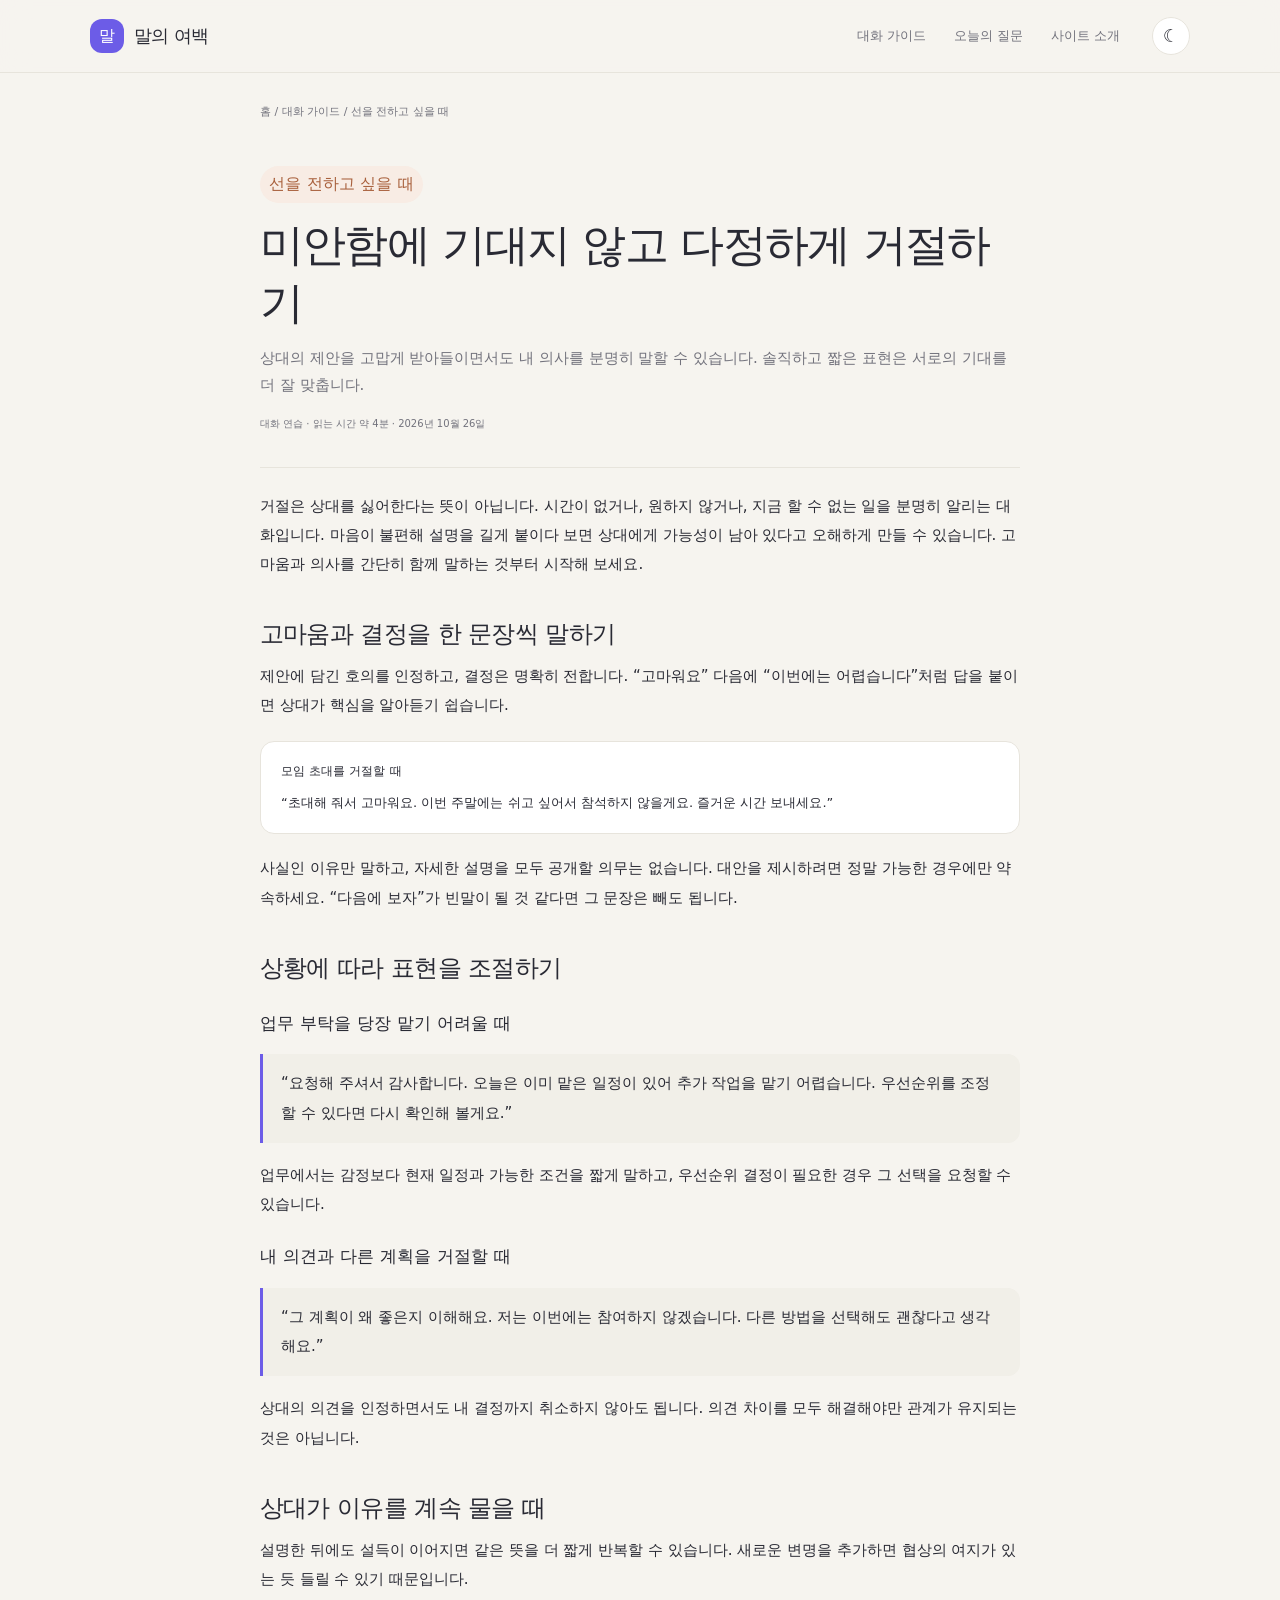
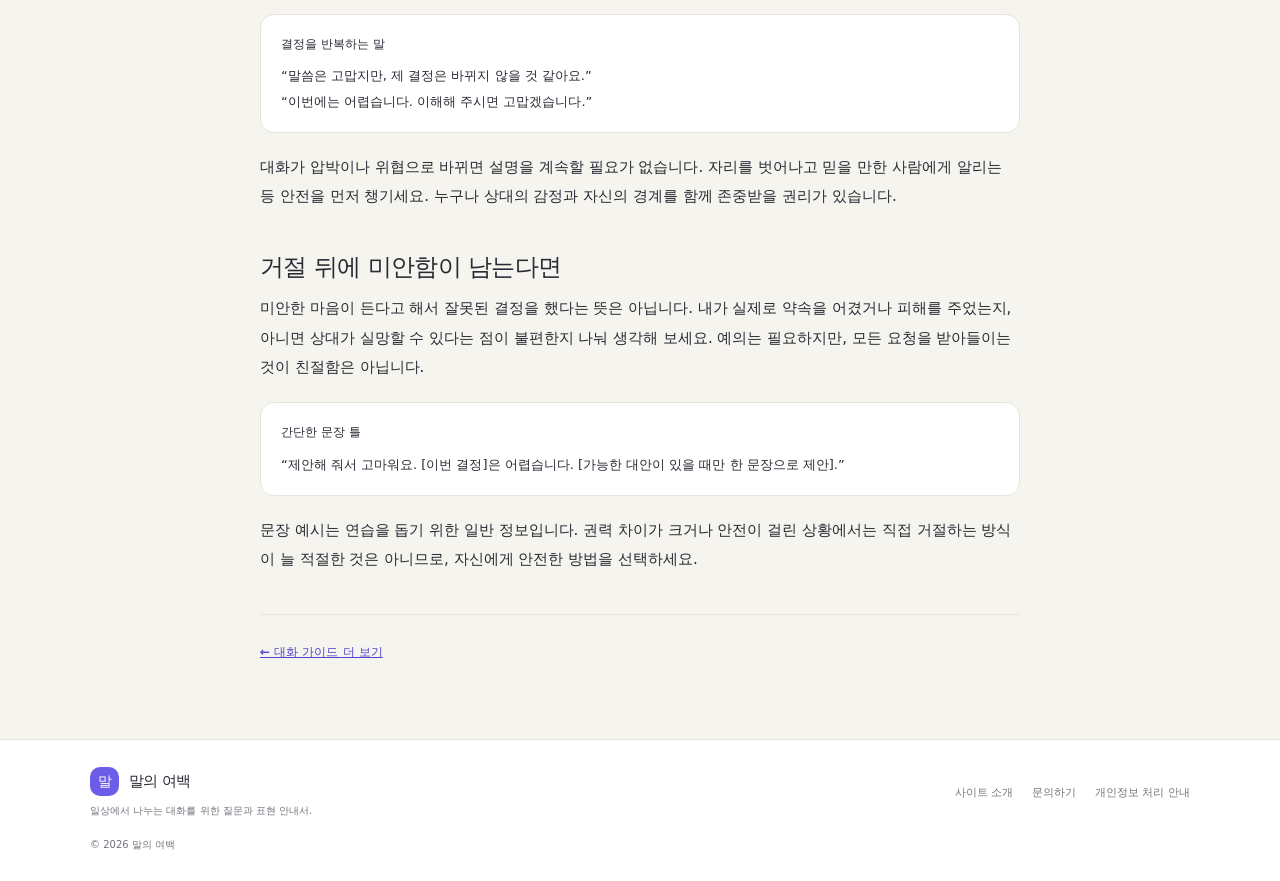
<file: kind-boundaries.html>
<!doctype html>
<html lang="ko">
<head>
  <meta charset="utf-8"><meta name="viewport" content="width=device-width, initial-scale=1">
  <meta name="theme-color" content="#f6f4ef"><meta name="google-adsense-account" content="ca-pub-2772480627797424">
  <meta name="description" content="부탁이나 제안을 거절할 때 감사, 분명한 의사, 가능한 대안을 상황에 맞게 표현하는 방법과 문장 예시를 소개합니다.">
  <link rel="canonical" href="https://product-builder-lecture-69r.pages.dev/kind-boundaries.html">
  <title>미안함에 기대지 않고 다정하게 거절하기 — 말의 여백</title>
  <link rel="stylesheet" href="style.css">
  <script async src="https://pagead2.googlesyndication.com/pagead/js/adsbygoogle.js?client=ca-pub-2772480627797424" crossorigin="anonymous"></script><script src="main.js" defer></script>
  <!-- Google tag (gtag.js) -->
  <script async src="https://www.googletagmanager.com/gtag/js?id=G-DPLNNSQ78H"></script>
  <script>
    window.dataLayer = window.dataLayer || [];
    function gtag(){dataLayer.push(arguments);}
    gtag('js', new Date());
    gtag('config', 'G-DPLNNSQ78H');
  </script>
</head>
<body><a class="skip-link" href="#main">본문으로 건너뛰기</a>
  <header class="site-header"><div class="site-wrap header-inner"><a class="brand" href="index.html"><span class="brand-mark">말</span><span>말의 여백</span></a><nav class="site-nav" aria-label="주요 메뉴"><a href="index.html#guides">대화 가이드</a><a href="index.html#question-tool">오늘의 질문</a><a href="about.html">사이트 소개</a></nav><button class="theme-toggle" id="theme-toggle" type="button" aria-label="다크 모드로 전환">☾</button></div></header>
  <main id="main" class="article-shell">
    <nav class="breadcrumbs" aria-label="현재 위치"><a href="index.html">홈</a> / <a href="index.html#guides">대화 가이드</a> / 선을 전하고 싶을 때</nav>
    <header class="article-header"><span class="tag tag-peach">선을 전하고 싶을 때</span><h1>미안함에 기대지 않고 다정하게 거절하기</h1><p class="article-deck">상대의 제안을 고맙게 받아들이면서도 내 의사를 분명히 말할 수 있습니다. 솔직하고 짧은 표현은 서로의 기대를 더 잘 맞춥니다.</p><p class="article-meta">대화 연습 · 읽는 시간 약 4분 · 2026년 10월 26일</p></header>
    <article class="article-content">
      <p>거절은 상대를 싫어한다는 뜻이 아닙니다. 시간이 없거나, 원하지 않거나, 지금 할 수 없는 일을 분명히 알리는 대화입니다. 마음이 불편해 설명을 길게 붙이다 보면 상대에게 가능성이 남아 있다고 오해하게 만들 수 있습니다. 고마움과 의사를 간단히 함께 말하는 것부터 시작해 보세요.</p>
      <h2>고마움과 결정을 한 문장씩 말하기</h2>
      <p>제안에 담긴 호의를 인정하고, 결정은 명확히 전합니다. “고마워요” 다음에 “이번에는 어렵습니다”처럼 답을 붙이면 상대가 핵심을 알아듣기 쉽습니다.</p>
      <div class="example-card"><strong>모임 초대를 거절할 때</strong><p>“초대해 줘서 고마워요. 이번 주말에는 쉬고 싶어서 참석하지 않을게요. 즐거운 시간 보내세요.”</p></div>
      <p>사실인 이유만 말하고, 자세한 설명을 모두 공개할 의무는 없습니다. 대안을 제시하려면 정말 가능한 경우에만 약속하세요. “다음에 보자”가 빈말이 될 것 같다면 그 문장은 빼도 됩니다.</p>
      <h2>상황에 따라 표현을 조절하기</h2>
      <h3>업무 부탁을 당장 맡기 어려울 때</h3>
      <blockquote>“요청해 주셔서 감사합니다. 오늘은 이미 맡은 일정이 있어 추가 작업을 맡기 어렵습니다. 우선순위를 조정할 수 있다면 다시 확인해 볼게요.”</blockquote>
      <p>업무에서는 감정보다 현재 일정과 가능한 조건을 짧게 말하고, 우선순위 결정이 필요한 경우 그 선택을 요청할 수 있습니다.</p>
      <h3>내 의견과 다른 계획을 거절할 때</h3>
      <blockquote>“그 계획이 왜 좋은지 이해해요. 저는 이번에는 참여하지 않겠습니다. 다른 방법을 선택해도 괜찮다고 생각해요.”</blockquote>
      <p>상대의 의견을 인정하면서도 내 결정까지 취소하지 않아도 됩니다. 의견 차이를 모두 해결해야만 관계가 유지되는 것은 아닙니다.</p>
      <h2>상대가 이유를 계속 물을 때</h2>
      <p>설명한 뒤에도 설득이 이어지면 같은 뜻을 더 짧게 반복할 수 있습니다. 새로운 변명을 추가하면 협상의 여지가 있는 듯 들릴 수 있기 때문입니다.</p>
      <div class="example-card"><strong>결정을 반복하는 말</strong><p>“말씀은 고맙지만, 제 결정은 바뀌지 않을 것 같아요.”<br>“이번에는 어렵습니다. 이해해 주시면 고맙겠습니다.”</p></div>
      <p>대화가 압박이나 위협으로 바뀌면 설명을 계속할 필요가 없습니다. 자리를 벗어나고 믿을 만한 사람에게 알리는 등 안전을 먼저 챙기세요. 누구나 상대의 감정과 자신의 경계를 함께 존중받을 권리가 있습니다.</p>
      <h2>거절 뒤에 미안함이 남는다면</h2>
      <p>미안한 마음이 든다고 해서 잘못된 결정을 했다는 뜻은 아닙니다. 내가 실제로 약속을 어겼거나 피해를 주었는지, 아니면 상대가 실망할 수 있다는 점이 불편한지 나눠 생각해 보세요. 예의는 필요하지만, 모든 요청을 받아들이는 것이 친절함은 아닙니다.</p>
      <div class="note-card"><strong>간단한 문장 틀</strong><p>“제안해 줘서 고마워요. [이번 결정]은 어렵습니다. [가능한 대안이 있을 때만 한 문장으로 제안].”</p></div>
      <p>문장 예시는 연습을 돕기 위한 일반 정보입니다. 권력 차이가 크거나 안전이 걸린 상황에서는 직접 거절하는 방식이 늘 적절한 것은 아니므로, 자신에게 안전한 방법을 선택하세요.</p>
      <div class="article-end"><a href="index.html#guides">← 대화 가이드 더 보기</a></div>
    </article>
  </main>
  <footer class="site-footer"><div class="site-wrap footer-inner"><div><a class="brand footer-brand" href="index.html"><span class="brand-mark">말</span><span>말의 여백</span></a><p>일상에서 나누는 대화를 위한 질문과 표현 안내서.</p></div><nav class="footer-nav" aria-label="사이트 정보"><a href="about.html">사이트 소개</a><a href="contact.html">문의하기</a><a href="privacy.html">개인정보 처리 안내</a></nav><small>© 2026 말의 여백</small></div></footer>
</body></html>
</file>
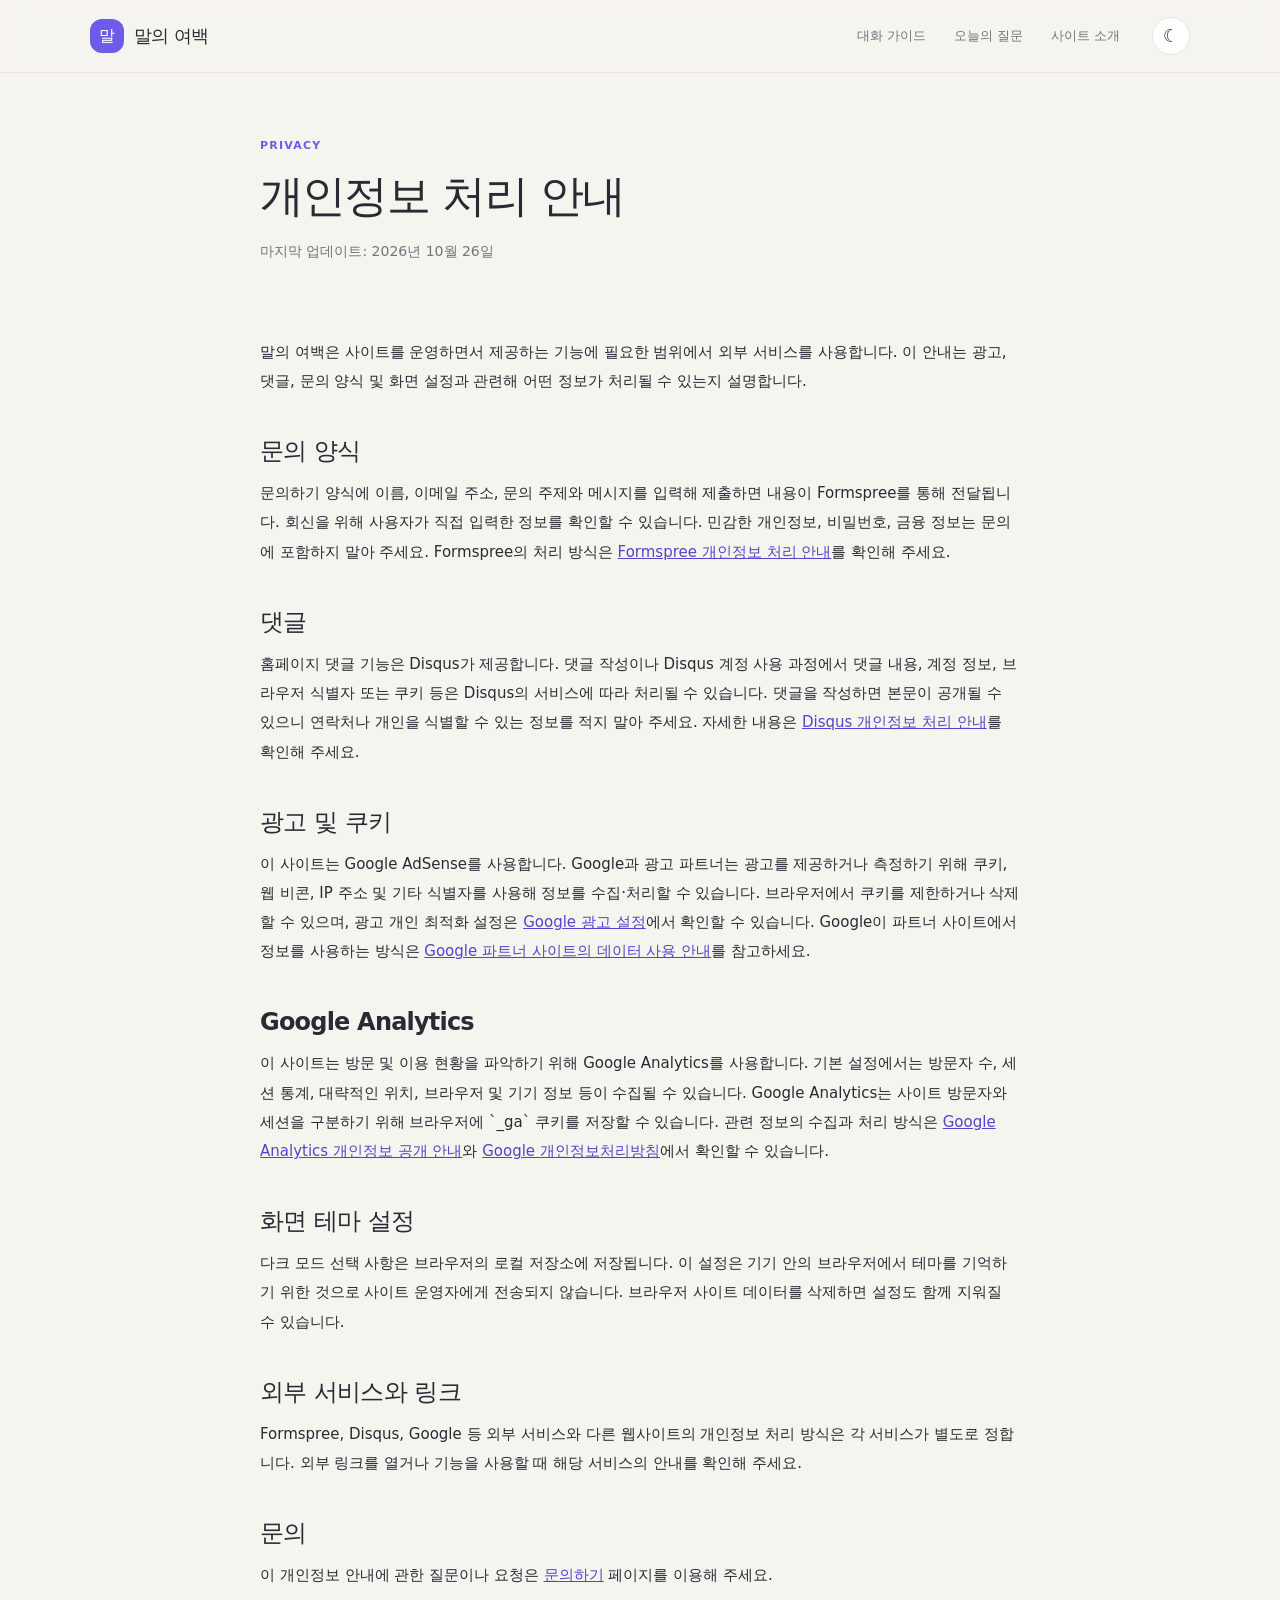
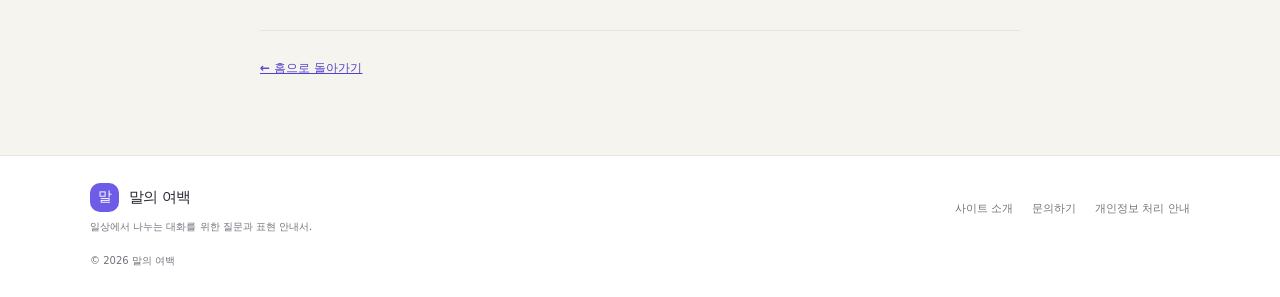
<file: privacy.html>
<!doctype html>
<html lang="ko">
<head>
  <meta charset="utf-8"><meta name="viewport" content="width=device-width, initial-scale=1">
  <meta name="theme-color" content="#f6f4ef"><meta name="google-adsense-account" content="ca-pub-2772480627797424">
  <meta name="description" content="말의 여백의 문의 양식, 댓글, 광고와 관련한 개인정보 및 쿠키 처리 정보를 안내합니다.">
  <link rel="canonical" href="https://product-builder-lecture-69r.pages.dev/privacy.html">
  <title>개인정보 처리 안내 — 말의 여백</title><link rel="stylesheet" href="style.css">
  <script src="main.js" defer></script>
  <!-- Google tag (gtag.js) -->
  <script async src="https://www.googletagmanager.com/gtag/js?id=G-DPLNNSQ78H"></script>
  <script>
    window.dataLayer = window.dataLayer || [];
    function gtag(){dataLayer.push(arguments);}
    gtag('js', new Date());
    gtag('config', 'G-DPLNNSQ78H');
  </script>
</head>
<body><a class="skip-link" href="#main">본문으로 건너뛰기</a>
  <header class="site-header"><div class="site-wrap header-inner"><a class="brand" href="index.html"><span class="brand-mark">말</span><span>말의 여백</span></a><nav class="site-nav" aria-label="주요 메뉴"><a href="index.html#guides">대화 가이드</a><a href="index.html#question-tool">오늘의 질문</a><a href="about.html">사이트 소개</a></nav><button class="theme-toggle" id="theme-toggle" type="button" aria-label="다크 모드로 전환">☾</button></div></header>
  <main id="main" class="article-shell">
    <div class="page-intro"><p class="eyebrow">PRIVACY</p><h1>개인정보 처리 안내</h1><p>마지막 업데이트: 2026년 10월 26일</p></div>
    <article class="article-content">
      <p>말의 여백은 사이트를 운영하면서 제공하는 기능에 필요한 범위에서 외부 서비스를 사용합니다. 이 안내는 광고, 댓글, 문의 양식 및 화면 설정과 관련해 어떤 정보가 처리될 수 있는지 설명합니다.</p>
      <h2>문의 양식</h2>
      <p>문의하기 양식에 이름, 이메일 주소, 문의 주제와 메시지를 입력해 제출하면 내용이 Formspree를 통해 전달됩니다. 회신을 위해 사용자가 직접 입력한 정보를 확인할 수 있습니다. 민감한 개인정보, 비밀번호, 금융 정보는 문의에 포함하지 말아 주세요. Formspree의 처리 방식은 <a href="https://formspree.io/legal/privacy-policy/" target="_blank" rel="noopener noreferrer">Formspree 개인정보 처리 안내</a>를 확인해 주세요.</p>
      <h2>댓글</h2>
      <p>홈페이지 댓글 기능은 Disqus가 제공합니다. 댓글 작성이나 Disqus 계정 사용 과정에서 댓글 내용, 계정 정보, 브라우저 식별자 또는 쿠키 등은 Disqus의 서비스에 따라 처리될 수 있습니다. 댓글을 작성하면 본문이 공개될 수 있으니 연락처나 개인을 식별할 수 있는 정보를 적지 말아 주세요. 자세한 내용은 <a href="https://disqus.com/privacy-policy/" target="_blank" rel="noopener noreferrer">Disqus 개인정보 처리 안내</a>를 확인해 주세요.</p>
      <h2>광고 및 쿠키</h2>
      <p>이 사이트는 Google AdSense를 사용합니다. Google과 광고 파트너는 광고를 제공하거나 측정하기 위해 쿠키, 웹 비콘, IP 주소 및 기타 식별자를 사용해 정보를 수집·처리할 수 있습니다. 브라우저에서 쿠키를 제한하거나 삭제할 수 있으며, 광고 개인 최적화 설정은 <a href="https://adssettings.google.com/" target="_blank" rel="noopener noreferrer">Google 광고 설정</a>에서 확인할 수 있습니다. Google이 파트너 사이트에서 정보를 사용하는 방식은 <a href="https://policies.google.com/technologies/partner-sites?hl=ko" target="_blank" rel="noopener noreferrer">Google 파트너 사이트의 데이터 사용 안내</a>를 참고하세요.</p>
      <h2>Google Analytics</h2>
      <p>이 사이트는 방문 및 이용 현황을 파악하기 위해 Google Analytics를 사용합니다. 기본 설정에서는 방문자 수, 세션 통계, 대략적인 위치, 브라우저 및 기기 정보 등이 수집될 수 있습니다. Google Analytics는 사이트 방문자와 세션을 구분하기 위해 브라우저에 `_ga` 쿠키를 저장할 수 있습니다. 관련 정보의 수집과 처리 방식은 <a href="https://support.google.com/analytics/answer/7318509?hl=ko" target="_blank" rel="noopener noreferrer">Google Analytics 개인정보 공개 안내</a>와 <a href="https://policies.google.com/privacy?hl=ko" target="_blank" rel="noopener noreferrer">Google 개인정보처리방침</a>에서 확인할 수 있습니다.
      </p>
      <h2>화면 테마 설정</h2>
      <p>다크 모드 선택 사항은 브라우저의 로컬 저장소에 저장됩니다. 이 설정은 기기 안의 브라우저에서 테마를 기억하기 위한 것으로 사이트 운영자에게 전송되지 않습니다. 브라우저 사이트 데이터를 삭제하면 설정도 함께 지워질 수 있습니다.</p>
      <h2>외부 서비스와 링크</h2>
      <p>Formspree, Disqus, Google 등 외부 서비스와 다른 웹사이트의 개인정보 처리 방식은 각 서비스가 별도로 정합니다. 외부 링크를 열거나 기능을 사용할 때 해당 서비스의 안내를 확인해 주세요.</p>
      <h2>문의</h2>
      <p>이 개인정보 안내에 관한 질문이나 요청은 <a href="contact.html">문의하기</a> 페이지를 이용해 주세요.</p>
      <div class="article-end"><a href="index.html">← 홈으로 돌아가기</a></div>
    </article>
  </main>
  <footer class="site-footer"><div class="site-wrap footer-inner"><div><a class="brand footer-brand" href="index.html"><span class="brand-mark">말</span><span>말의 여백</span></a><p>일상에서 나누는 대화를 위한 질문과 표현 안내서.</p></div><nav class="footer-nav" aria-label="사이트 정보"><a href="about.html">사이트 소개</a><a href="contact.html">문의하기</a><a href="privacy.html">개인정보 처리 안내</a></nav><small>© 2026 말의 여백</small></div></footer>
</body></html>
</file>
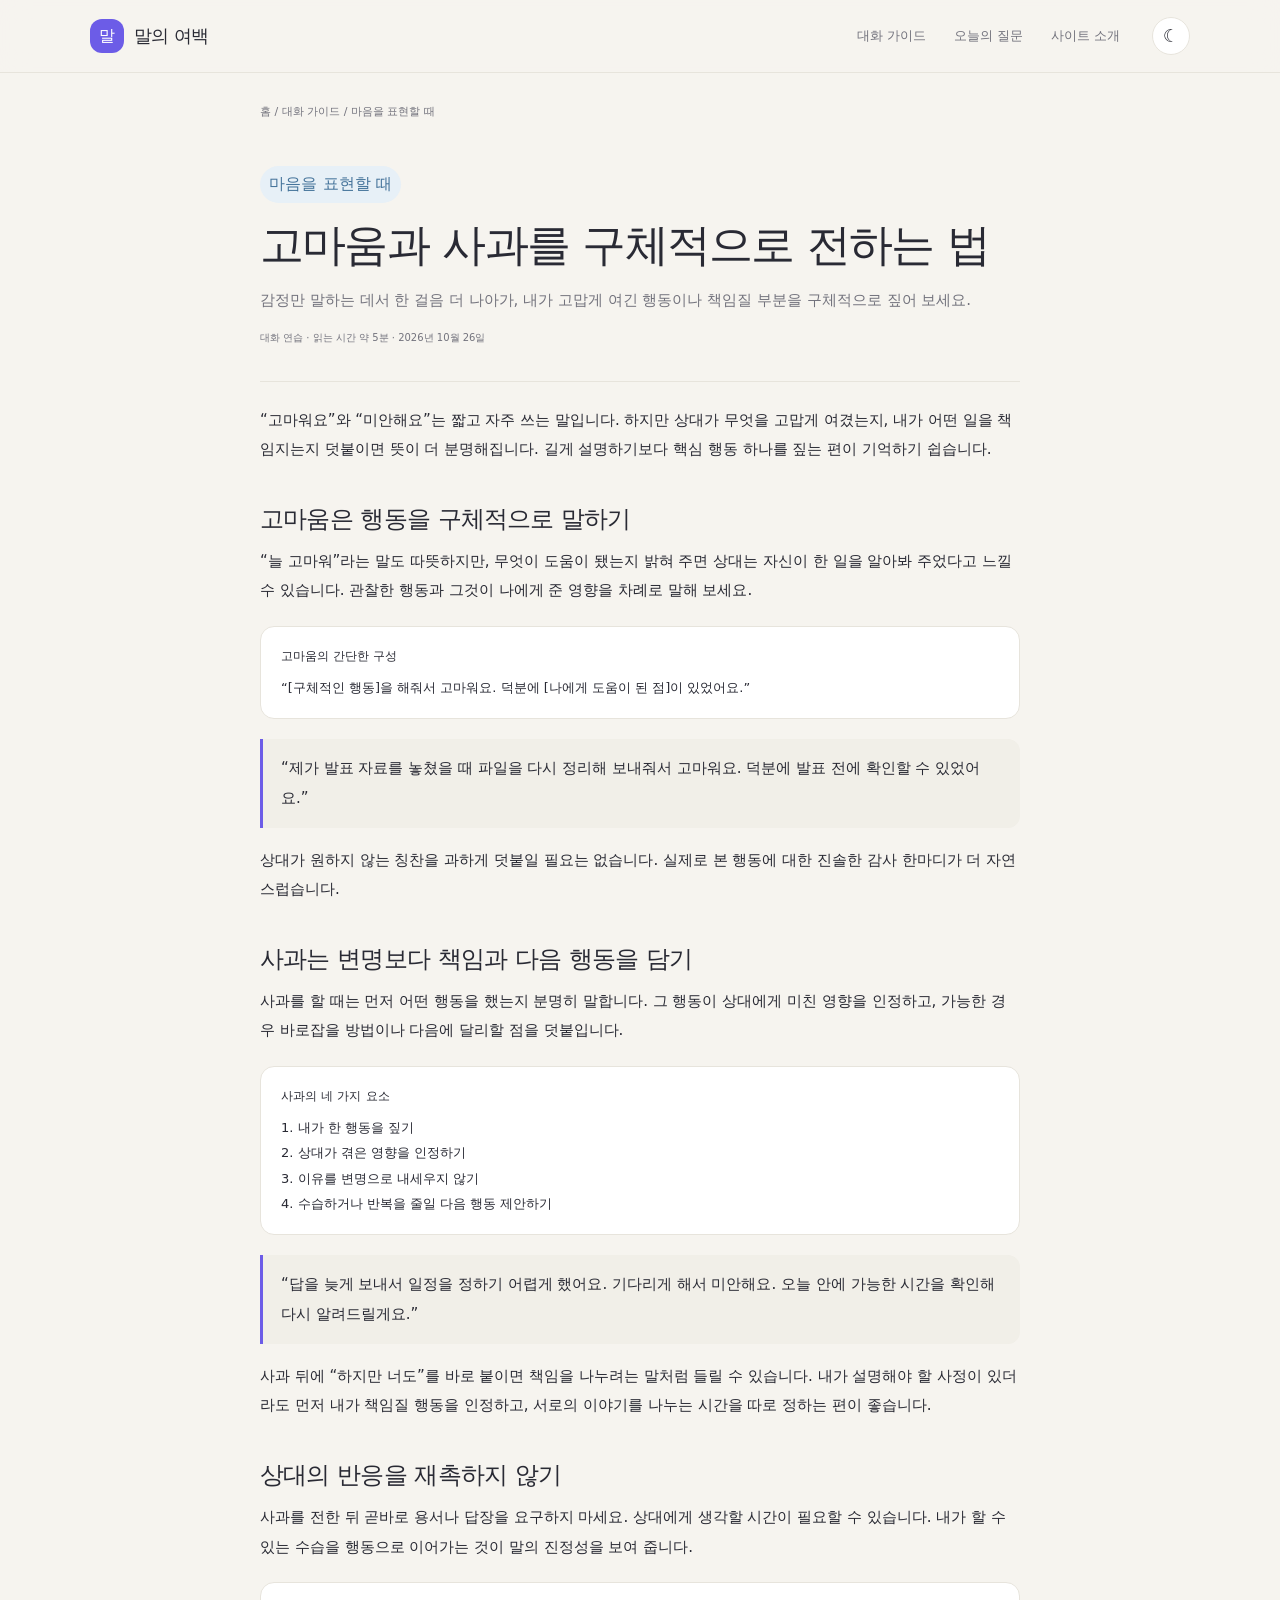
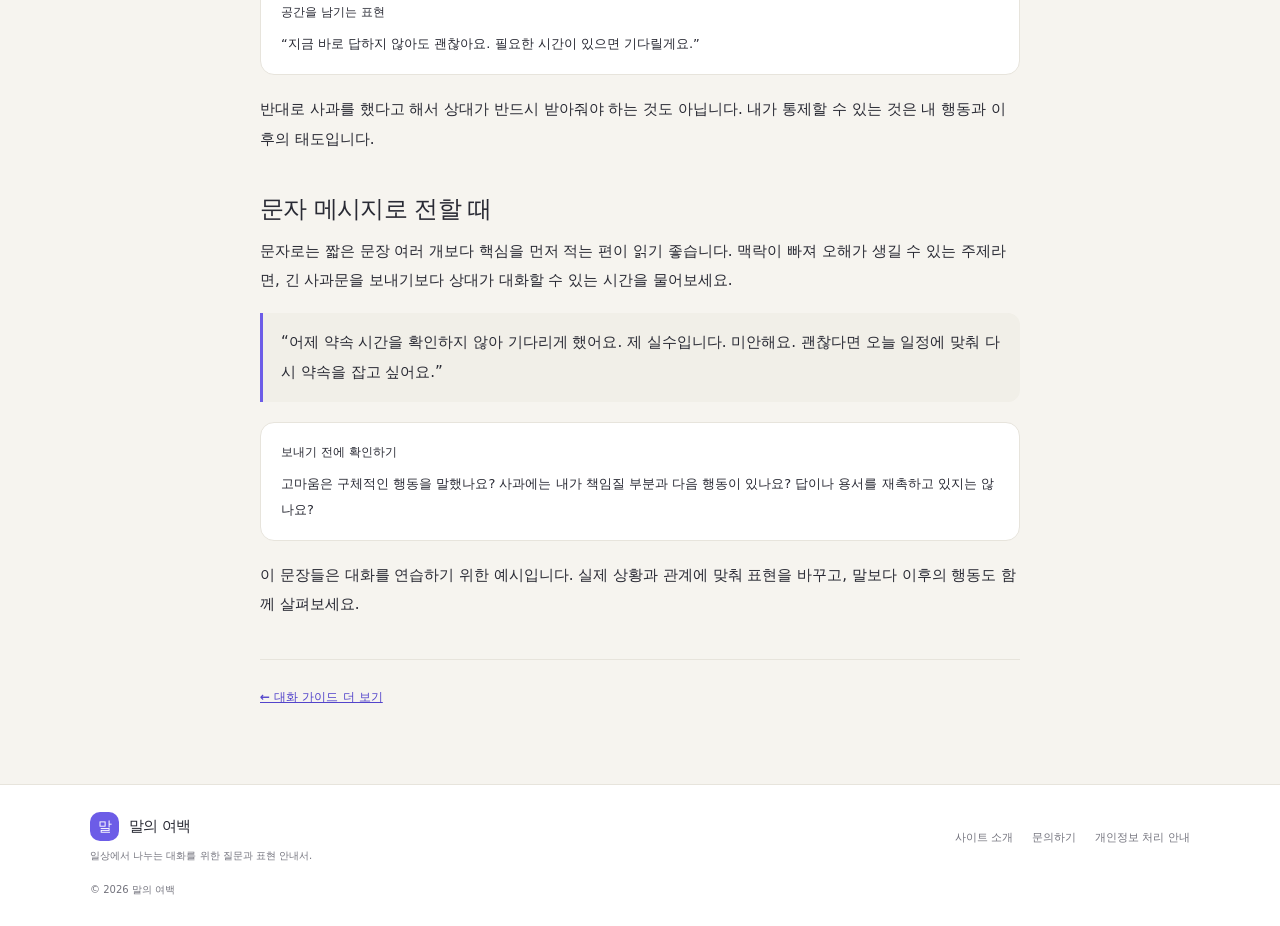
<file: thoughtful-messages.html>
<!doctype html>
<html lang="ko">
<head>
  <meta charset="utf-8"><meta name="viewport" content="width=device-width, initial-scale=1">
  <meta name="theme-color" content="#f6f4ef"><meta name="google-adsense-account" content="ca-pub-2772480627797424">
  <meta name="description" content="고마움과 사과를 구체적으로 표현하는 방법을 상황별 예문과 함께 소개합니다. 상대가 알아들을 수 있는 행동과 다음 단계를 담아보세요.">
  <link rel="canonical" href="https://product-builder-lecture-69r.pages.dev/thoughtful-messages.html">
  <title>고마움과 사과를 구체적으로 전하는 법 — 말의 여백</title>
  <link rel="stylesheet" href="style.css">
  <script async src="https://pagead2.googlesyndication.com/pagead/js/adsbygoogle.js?client=ca-pub-2772480627797424" crossorigin="anonymous"></script><script src="main.js" defer></script>
  <!-- Google tag (gtag.js) -->
  <script async src="https://www.googletagmanager.com/gtag/js?id=G-DPLNNSQ78H"></script>
  <script>
    window.dataLayer = window.dataLayer || [];
    function gtag(){dataLayer.push(arguments);}
    gtag('js', new Date());
    gtag('config', 'G-DPLNNSQ78H');
  </script>
</head>
<body><a class="skip-link" href="#main">본문으로 건너뛰기</a>
  <header class="site-header"><div class="site-wrap header-inner"><a class="brand" href="index.html"><span class="brand-mark">말</span><span>말의 여백</span></a><nav class="site-nav" aria-label="주요 메뉴"><a href="index.html#guides">대화 가이드</a><a href="index.html#question-tool">오늘의 질문</a><a href="about.html">사이트 소개</a></nav><button class="theme-toggle" id="theme-toggle" type="button" aria-label="다크 모드로 전환">☾</button></div></header>
  <main id="main" class="article-shell">
    <nav class="breadcrumbs" aria-label="현재 위치"><a href="index.html">홈</a> / <a href="index.html#guides">대화 가이드</a> / 마음을 표현할 때</nav>
    <header class="article-header"><span class="tag tag-blue">마음을 표현할 때</span><h1>고마움과 사과를 구체적으로 전하는 법</h1><p class="article-deck">감정만 말하는 데서 한 걸음 더 나아가, 내가 고맙게 여긴 행동이나 책임질 부분을 구체적으로 짚어 보세요.</p><p class="article-meta">대화 연습 · 읽는 시간 약 5분 · 2026년 10월 26일</p></header>
    <article class="article-content">
      <p>“고마워요”와 “미안해요”는 짧고 자주 쓰는 말입니다. 하지만 상대가 무엇을 고맙게 여겼는지, 내가 어떤 일을 책임지는지 덧붙이면 뜻이 더 분명해집니다. 길게 설명하기보다 핵심 행동 하나를 짚는 편이 기억하기 쉽습니다.</p>
      <h2>고마움은 행동을 구체적으로 말하기</h2>
      <p>“늘 고마워”라는 말도 따뜻하지만, 무엇이 도움이 됐는지 밝혀 주면 상대는 자신이 한 일을 알아봐 주었다고 느낄 수 있습니다. 관찰한 행동과 그것이 나에게 준 영향을 차례로 말해 보세요.</p>
      <div class="example-card"><strong>고마움의 간단한 구성</strong><p>“[구체적인 행동]을 해줘서 고마워요. 덕분에 [나에게 도움이 된 점]이 있었어요.”</p></div>
      <blockquote>“제가 발표 자료를 놓쳤을 때 파일을 다시 정리해 보내줘서 고마워요. 덕분에 발표 전에 확인할 수 있었어요.”</blockquote>
      <p>상대가 원하지 않는 칭찬을 과하게 덧붙일 필요는 없습니다. 실제로 본 행동에 대한 진솔한 감사 한마디가 더 자연스럽습니다.</p>
      <h2>사과는 변명보다 책임과 다음 행동을 담기</h2>
      <p>사과를 할 때는 먼저 어떤 행동을 했는지 분명히 말합니다. 그 행동이 상대에게 미친 영향을 인정하고, 가능한 경우 바로잡을 방법이나 다음에 달리할 점을 덧붙입니다.</p>
      <div class="example-card"><strong>사과의 네 가지 요소</strong><p>1. 내가 한 행동을 짚기<br>2. 상대가 겪은 영향을 인정하기<br>3. 이유를 변명으로 내세우지 않기<br>4. 수습하거나 반복을 줄일 다음 행동 제안하기</p></div>
      <blockquote>“답을 늦게 보내서 일정을 정하기 어렵게 했어요. 기다리게 해서 미안해요. 오늘 안에 가능한 시간을 확인해 다시 알려드릴게요.”</blockquote>
      <p>사과 뒤에 “하지만 너도”를 바로 붙이면 책임을 나누려는 말처럼 들릴 수 있습니다. 내가 설명해야 할 사정이 있더라도 먼저 내가 책임질 행동을 인정하고, 서로의 이야기를 나누는 시간을 따로 정하는 편이 좋습니다.</p>
      <h2>상대의 반응을 재촉하지 않기</h2>
      <p>사과를 전한 뒤 곧바로 용서나 답장을 요구하지 마세요. 상대에게 생각할 시간이 필요할 수 있습니다. 내가 할 수 있는 수습을 행동으로 이어가는 것이 말의 진정성을 보여 줍니다.</p>
      <div class="example-card"><strong>공간을 남기는 표현</strong><p>“지금 바로 답하지 않아도 괜찮아요. 필요한 시간이 있으면 기다릴게요.”</p></div>
      <p>반대로 사과를 했다고 해서 상대가 반드시 받아줘야 하는 것도 아닙니다. 내가 통제할 수 있는 것은 내 행동과 이후의 태도입니다.</p>
      <h2>문자 메시지로 전할 때</h2>
      <p>문자로는 짧은 문장 여러 개보다 핵심을 먼저 적는 편이 읽기 좋습니다. 맥락이 빠져 오해가 생길 수 있는 주제라면, 긴 사과문을 보내기보다 상대가 대화할 수 있는 시간을 물어보세요.</p>
      <blockquote>“어제 약속 시간을 확인하지 않아 기다리게 했어요. 제 실수입니다. 미안해요. 괜찮다면 오늘 일정에 맞춰 다시 약속을 잡고 싶어요.”</blockquote>
      <div class="note-card"><strong>보내기 전에 확인하기</strong><p>고마움은 구체적인 행동을 말했나요? 사과에는 내가 책임질 부분과 다음 행동이 있나요? 답이나 용서를 재촉하고 있지는 않나요?</p></div>
      <p>이 문장들은 대화를 연습하기 위한 예시입니다. 실제 상황과 관계에 맞춰 표현을 바꾸고, 말보다 이후의 행동도 함께 살펴보세요.</p>
      <div class="article-end"><a href="index.html#guides">← 대화 가이드 더 보기</a></div>
    </article>
  </main>
  <footer class="site-footer"><div class="site-wrap footer-inner"><div><a class="brand footer-brand" href="index.html"><span class="brand-mark">말</span><span>말의 여백</span></a><p>일상에서 나누는 대화를 위한 질문과 표현 안내서.</p></div><nav class="footer-nav" aria-label="사이트 정보"><a href="about.html">사이트 소개</a><a href="contact.html">문의하기</a><a href="privacy.html">개인정보 처리 안내</a></nav><small>© 2026 말의 여백</small></div></footer>
</body></html>
</file>
<file: style.css>
:root{font-family:system-ui,-apple-system,"Segoe UI",sans-serif;color:#292a34;background:#f6f4ef;font-synthesis:none;text-rendering:optimizeLegibility;--bg:#f6f4ef;--surface:#fff;--surface-soft:#f1efe8;--text:#292a34;--muted:#73737d;--line:#e7e4dc;--accent:#6c5ce7;--accent-dark:#5344cb;--green:#377d69;--peach:#a8603c;--blue:#46749b;--shadow:0 18px 50px #292a3410;color-scheme:light}
*{box-sizing:border-box}
html{scroll-behavior:smooth;scroll-padding-top:88px}
body{margin:0;min-width:320px;background:var(--bg);color:var(--text);line-height:1.65}
a{color:inherit}
button,input,textarea,select{font:inherit}
button{color:inherit}
.site-wrap{width:min(1100px,calc(100% - 48px));margin-inline:auto}
.skip-link{position:absolute;left:12px;top:-60px;z-index:100;background:var(--text);color:var(--bg);padding:10px 14px;border-radius:8px}
.skip-link:focus{top:12px}
.site-header{position:sticky;top:0;z-index:10;background:color-mix(in srgb,var(--bg) 92%,transparent);backdrop-filter:blur(14px);border-bottom:1px solid var(--line)}
.header-inner{min-height:72px;display:flex;align-items:center;gap:32px}
.brand{display:inline-flex;align-items:center;gap:10px;text-decoration:none;font-size:18px;font-weight:800;letter-spacing:-.7px;white-space:nowrap}
.brand-mark{display:grid;place-items:center;width:34px;height:34px;border-radius:12px;background:var(--accent);color:white;font-size:16px}
.site-nav{display:flex;align-items:center;gap:28px;margin-left:auto}
.site-nav a,.footer-nav a{color:var(--muted);font-size:13px;text-decoration:none}
.site-nav a:hover,.footer-nav a:hover{color:var(--accent)}
.theme-toggle{width:38px;height:38px;border:1px solid var(--line);border-radius:50%;background:var(--surface);font-size:18px;cursor:pointer}
.hero{display:grid;grid-template-columns:1.2fr .8fr;gap:72px;align-items:center;padding-block:84px 92px}
.eyebrow{margin:0 0 12px;color:var(--accent);font-size:11px;font-weight:800;letter-spacing:1.2px}
.hero h1{margin:0;font-size:clamp(34px,5vw,54px);line-height:1.25;letter-spacing:-2.5px}
.hero h1 em{font-style:normal;color:var(--accent)}
.hero-lede{max-width:590px;margin:20px 0 0;color:var(--muted);font-size:16px;line-height:1.9}
.hero-actions{display:flex;align-items:center;gap:22px;flex-wrap:wrap;margin-top:27px}
.button{display:inline-flex;align-items:center;justify-content:center;gap:10px;min-height:44px;padding:0 17px;border:0;border-radius:11px;text-decoration:none;font-size:13px;font-weight:750;cursor:pointer}
.button-primary{background:var(--accent);color:#fff;box-shadow:0 7px 16px #6c5ce733}
.button-primary:hover{background:var(--accent-dark)}
.text-link{color:var(--muted);font-size:12px;text-decoration:none}
.text-link:hover{text-decoration:underline;color:var(--accent)}
.question-card{padding:27px;border:1px solid var(--line);border-radius:22px;background:var(--surface);box-shadow:var(--shadow)}
.question-card-top{display:flex;align-items:center;gap:10px}
.question-card-top .eyebrow{margin:0}
.question-icon{display:grid;place-items:center;width:32px;height:32px;border-radius:11px;background:#eeeaff;color:var(--accent);font-weight:800}
.question-card h2{margin:16px 0 14px;font-size:22px;line-height:1.4;letter-spacing:-.7px}
.question-prompt{min-height:72px;display:flex;align-items:center;margin:0;padding:14px;border-radius:12px;background:var(--surface-soft);font-size:14px;font-weight:650;line-height:1.7}
.button-soft{margin-top:14px;background:#eeeaff;color:var(--accent-dark)}
.button-soft:hover{background:#e5e0ff}
.question-note{margin:13px 0 0;color:var(--muted);font-size:11px;line-height:1.7}
.intro-strip{background:var(--surface-soft)}
.intro-strip-inner{display:flex;gap:22px;align-items:flex-start;padding-block:30px}
.section-mark{display:grid;place-items:center;width:38px;height:38px;flex:none;border:1px solid #d7d1fa;border-radius:13px;color:var(--accent);font-size:11px;font-weight:800}
.intro-strip h2{margin:0 0 4px;font-size:17px;letter-spacing:-.4px}
.intro-strip p{max-width:790px;margin:0;color:var(--muted);font-size:13px;line-height:1.8}
.section{padding-block:76px}
.section-heading{display:flex;align-items:end;justify-content:space-between;gap:24px;margin-bottom:26px}
.section-heading .eyebrow{margin-bottom:4px}
.section-heading h2{margin:0;font-size:30px;letter-spacing:-1.2px}
.section-heading>p{max-width:380px;margin:0;color:var(--muted);font-size:12px}
.guide-grid{display:grid;grid-template-columns:repeat(2,minmax(0,1fr));gap:16px}
.guide-card{min-height:246px;padding:23px;border:1px solid var(--line);border-radius:17px;background:var(--surface);display:flex;flex-direction:column}
.guide-card-feature{background:#f0edff;border-color:#e1dcff}
.card-meta{display:flex;justify-content:space-between;align-items:center;color:var(--muted);font-size:10px}
.tag{display:inline-flex;padding:5px 9px;border-radius:99px;background:#e8e3ff;color:#6251cb;font-weight:750}
.tag-green{background:#e4f1eb;color:var(--green)}
.tag-peach{background:#f8ece4;color:var(--peach)}
.tag-blue{background:#e7f0f7;color:var(--blue)}
.guide-card h3{max-width:440px;margin:17px 0 8px;font-size:20px;line-height:1.45;letter-spacing:-.65px}
.guide-card h3 a{text-decoration:none}
.guide-card h3 a:hover{color:var(--accent)}
.guide-card>p{margin:0 0 18px;color:var(--muted);font-size:12px;line-height:1.85}
.card-link{display:inline-flex;gap:8px;align-items:center;margin-top:auto;color:var(--accent-dark);font-size:11px;font-weight:800;text-decoration:none}
.card-link:hover{text-decoration:underline}
.practice-band{background:#292a34;color:#f8f7f3}
.practice-inner{display:grid;grid-template-columns:1fr 1fr;gap:64px;align-items:center;padding-block:60px}
.practice-band .eyebrow{color:#b9afff}
.practice-band h2{margin:0;font-size:clamp(24px,3.3vw,34px);line-height:1.45;letter-spacing:-1px}
.practice-steps{display:grid;gap:19px;margin:0;padding:0;list-style:none}
.practice-steps li{display:flex;gap:13px;align-items:flex-start}
.practice-steps li>span{display:grid;place-items:center;width:27px;height:27px;flex:none;border-radius:9px;background:#413e58;color:#d0caff;font-size:11px;font-weight:800}
.practice-steps strong{font-size:13px}
.practice-steps p{margin:3px 0 0;color:#c4c2ce;font-size:11px}
.faq-section{padding-bottom:74px}
.faq-grid{display:grid;grid-template-columns:repeat(3,1fr);gap:14px}
.faq-grid article{padding:18px;border:1px solid var(--line);border-radius:15px;background:var(--surface)}
.faq-grid h3{margin:0 0 7px;font-size:13px}
.faq-grid p{margin:0;color:var(--muted);font-size:11px;line-height:1.8}
.comments-section{width:min(760px,calc(100% - 48px));margin:0 auto;padding:38px 0 52px;border-top:1px solid var(--line)}
.comments-heading{margin-bottom:20px}
.comments-heading .eyebrow{margin-bottom:4px}
.comments-heading h2{margin:0 0 5px;font-size:24px;letter-spacing:-.8px}
.comments-heading>p:last-child{max-width:650px;margin:0;color:var(--muted);font-size:12px}
#disqus_thread{min-height:140px}
.comments-section noscript{font-size:12px;color:var(--muted)}
.comments-section noscript a{color:var(--accent)}
.site-footer{border-top:1px solid var(--line);background:var(--surface)}
.footer-inner{display:grid;grid-template-columns:1fr auto;gap:18px 32px;align-items:center;padding-block:27px}
.footer-brand{font-size:15px}
.footer-brand .brand-mark{width:29px;height:29px;border-radius:10px;font-size:14px}
.footer-inner>div>p{margin:7px 0 0;color:var(--muted);font-size:10px}
.footer-nav{display:flex;gap:19px;flex-wrap:wrap;justify-content:flex-end}
.footer-nav a{font-size:11px}
.footer-inner>small{grid-column:1/-1;color:var(--muted);font-size:10px}
.breadcrumbs{margin:30px 0 22px;color:var(--muted);font-size:11px}
.breadcrumbs a{color:var(--muted);text-decoration:none}
.breadcrumbs a:hover{color:var(--accent)}
.article-shell{width:min(760px,calc(100% - 48px));margin-inline:auto;padding-bottom:72px}
.article-header{padding:23px 0 24px;border-bottom:1px solid var(--line)}
.article-header .tag{margin-bottom:13px}
.article-header h1{margin:0;font-size:clamp(30px,5vw,44px);line-height:1.32;letter-spacing:-1.8px}
.article-deck{margin:13px 0 0;color:var(--muted);font-size:15px;line-height:1.85}
.article-meta{margin-top:16px;color:var(--muted);font-size:10px}
.article-content{padding-top:24px;font-size:15px;line-height:1.95}
.article-content h2{margin:38px 0 10px;font-size:24px;line-height:1.45;letter-spacing:-.8px}
.article-content h3{margin:25px 0 7px;font-size:17px;line-height:1.5}
.article-content p{margin:0 0 17px}
.article-content ul,.article-content ol{padding-left:22px}
.article-content li{padding-left:3px;margin:7px 0}
.article-content a{color:var(--accent-dark)}
.article-content blockquote{margin:18px 0;padding:15px 18px;border-left:3px solid var(--accent);border-radius:0 12px 12px 0;background:var(--surface-soft);color:var(--text)}
.example-card,.note-card{margin:20px 0;padding:18px 20px;border:1px solid var(--line);border-radius:14px;background:var(--surface)}
.example-card>strong,.note-card>strong{display:block;margin-bottom:7px;font-size:12px}
.example-card p,.note-card p{margin:0;font-size:13px}
.article-toc{margin:22px 0;padding:18px 20px;border-radius:14px;background:var(--surface-soft)}
.article-toc strong{font-size:12px}
.article-toc ol{margin:8px 0 0;padding-left:20px}
.article-toc a{font-size:12px;text-decoration:none}
.article-toc a:hover{text-decoration:underline}
.article-end{margin-top:40px;padding-top:22px;border-top:1px solid var(--line)}
.article-end a{font-size:12px;font-weight:750}
.page-intro{padding:64px 0 35px}
.page-intro h1{margin:0;font-size:clamp(32px,5vw,44px);line-height:1.3;letter-spacing:-1.8px}
.page-intro>p:last-child{max-width:680px;color:var(--muted);font-size:14px;line-height:1.9}
.info-grid{display:grid;grid-template-columns:repeat(2,1fr);gap:15px;padding-bottom:68px}
.info-card{padding:21px;border:1px solid var(--line);border-radius:16px;background:var(--surface)}
.info-card h2{margin:0 0 8px;font-size:16px}
.info-card p{margin:0;color:var(--muted);font-size:12px;line-height:1.9}
.contact-shell{width:min(660px,calc(100% - 48px));margin:0 auto 70px;padding:25px;border:1px solid var(--line);border-radius:18px;background:var(--surface)}
.contact-form{display:grid;gap:9px}
.contact-form label{margin-top:7px;font-size:12px;font-weight:750}
.contact-form input,.contact-form textarea,.contact-form select{width:100%;padding:11px 12px;border:1px solid var(--line);border-radius:10px;background:var(--bg);color:var(--text);font-size:13px}
.contact-form textarea{min-height:145px;resize:vertical;line-height:1.7}
.contact-form input:focus,.contact-form textarea:focus,.contact-form select:focus{outline:3px solid #6c5ce733;border-color:var(--accent)}
.form-note{margin:5px 0;color:var(--muted);font-size:10px}
.form-submit{justify-self:start;margin-top:7px}
html[data-theme="dark"]{color-scheme:dark;--bg:#191820;--surface:#22212b;--surface-soft:#292733;--text:#efedf5;--muted:#aaa8b7;--line:#393743;--accent:#a89cff;--accent-dark:#b9afff;--green:#89c4ac;--peach:#e6ae8e;--blue:#9bc1df;--shadow:0 18px 50px #0003}
html[data-theme="dark"] .guide-card-feature{background:#28253b;border-color:#403b61}
html[data-theme="dark"] .tag{background:#373149;color:#c9c1ff}
html[data-theme="dark"] .tag-green{background:#263b34;color:#a6d4bf}
html[data-theme="dark"] .tag-peach{background:#44332d;color:#edb89a}
html[data-theme="dark"] .tag-blue{background:#2a3741;color:#aed0e9}
html[data-theme="dark"] .question-icon,html[data-theme="dark"] .button-soft{background:#373149;color:#c9c1ff}
html[data-theme="dark"] .practice-band{background:#111117}
html[data-theme="dark"] .article-content blockquote{background:var(--surface-soft)}
@media(max-width:800px){.hero{gap:32px;padding-block:62px 70px}.site-nav{gap:16px}.practice-inner{gap:34px}}
@media(max-width:620px){.site-wrap{width:min(100% - 34px,1100px)}.header-inner{min-height:64px;gap:12px;flex-wrap:wrap;padding-block:10px}.brand{font-size:16px}.brand-mark{width:31px;height:31px}.site-nav{order:3;flex-basis:100%;justify-content:space-between;margin:0;padding:4px 0 2px}.site-nav a{font-size:11px}.theme-toggle{margin-left:auto;width:34px;height:34px}.hero{grid-template-columns:1fr;gap:28px;padding-block:48px 52px}.hero h1{font-size:36px;letter-spacing:-1.7px}.hero-lede{font-size:14px}.question-card{padding:21px}.section{padding-block:54px}.section-heading{display:block}.section-heading h2{font-size:26px}.section-heading>p{margin-top:8px}.guide-grid{grid-template-columns:1fr}.guide-card{min-height:unset}.practice-inner{grid-template-columns:1fr;gap:28px;padding-block:45px}.practice-band h2{font-size:25px}.faq-grid{grid-template-columns:1fr}.comments-section{width:calc(100% - 34px);padding-block:30px 40px}.footer-inner{grid-template-columns:1fr;gap:15px}.footer-nav{justify-content:flex-start;gap:12px 17px}.footer-inner>small{grid-column:auto}.article-shell,.contact-shell{width:calc(100% - 34px)}.article-content{font-size:14px}.article-content h2{font-size:21px}.article-header h1{font-size:32px}.page-intro{padding:45px 0 25px}.info-grid{grid-template-columns:1fr;padding-bottom:50px}}
</file>
